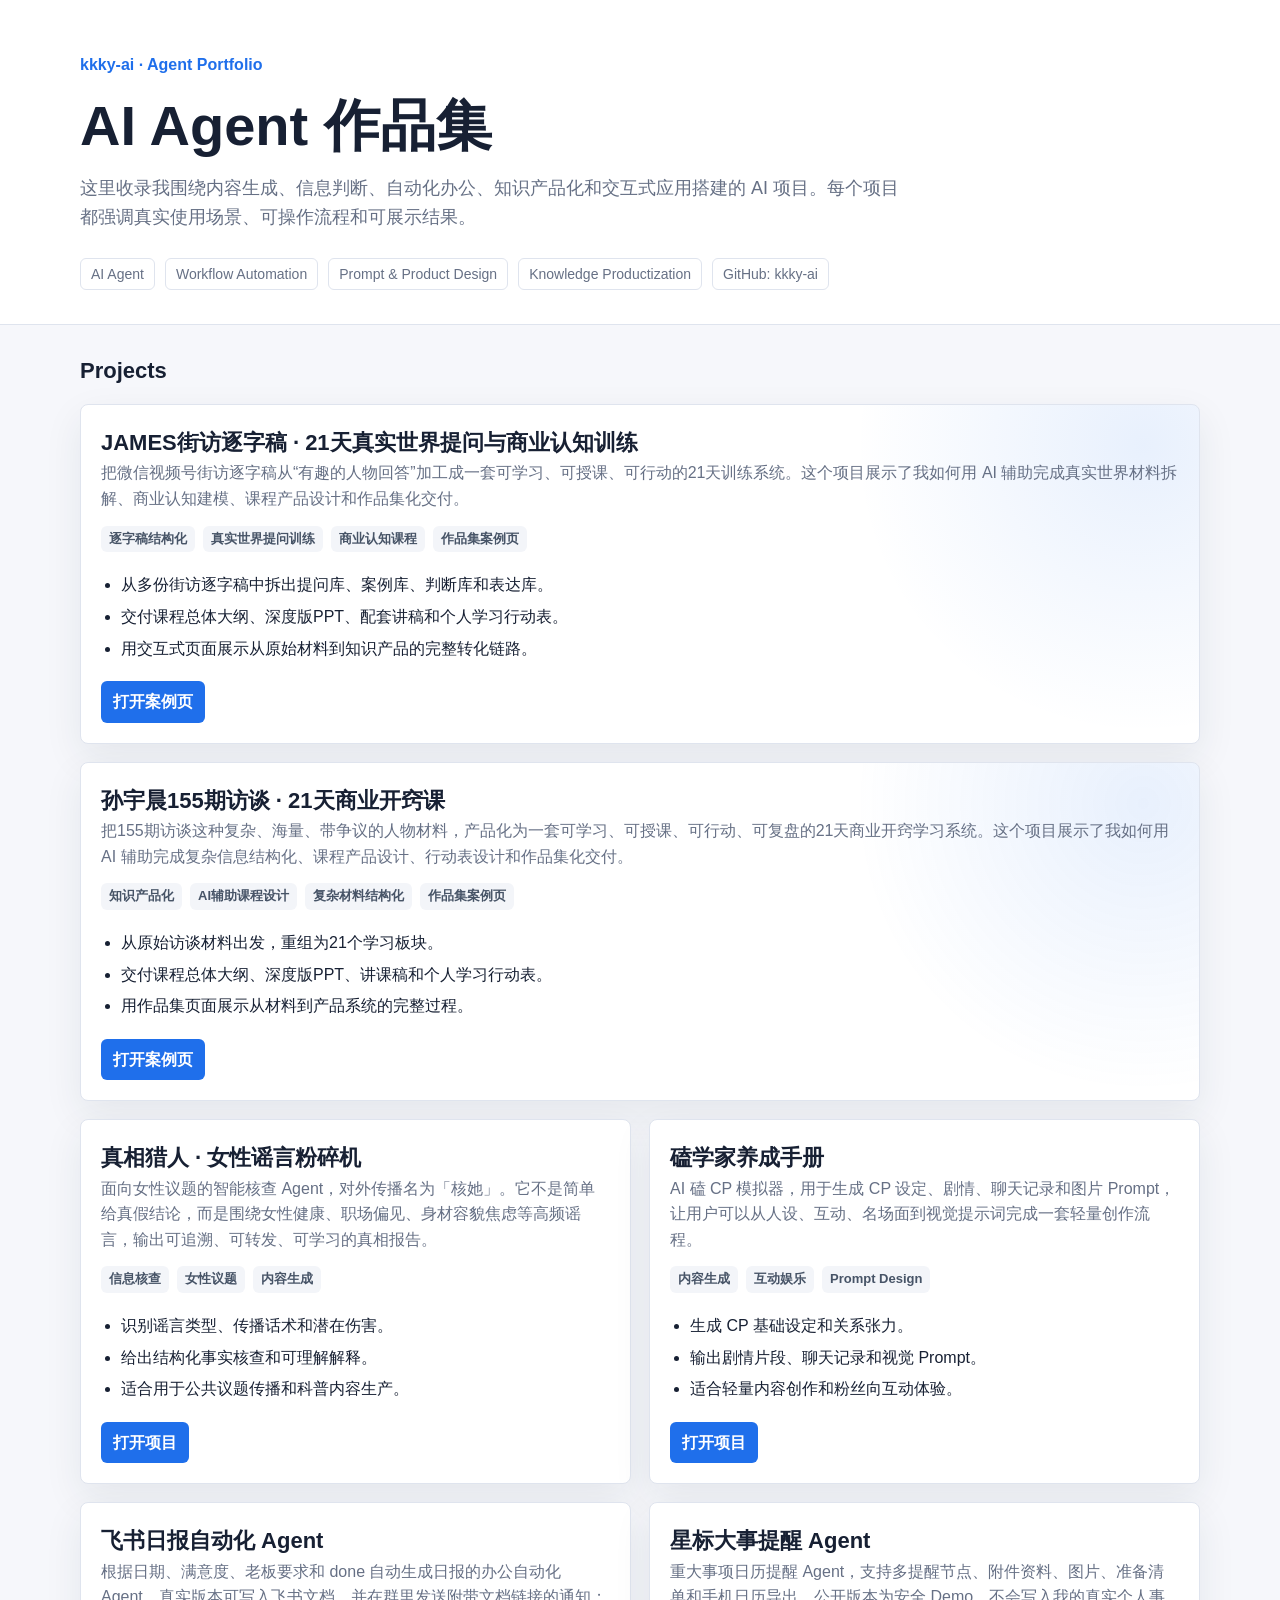
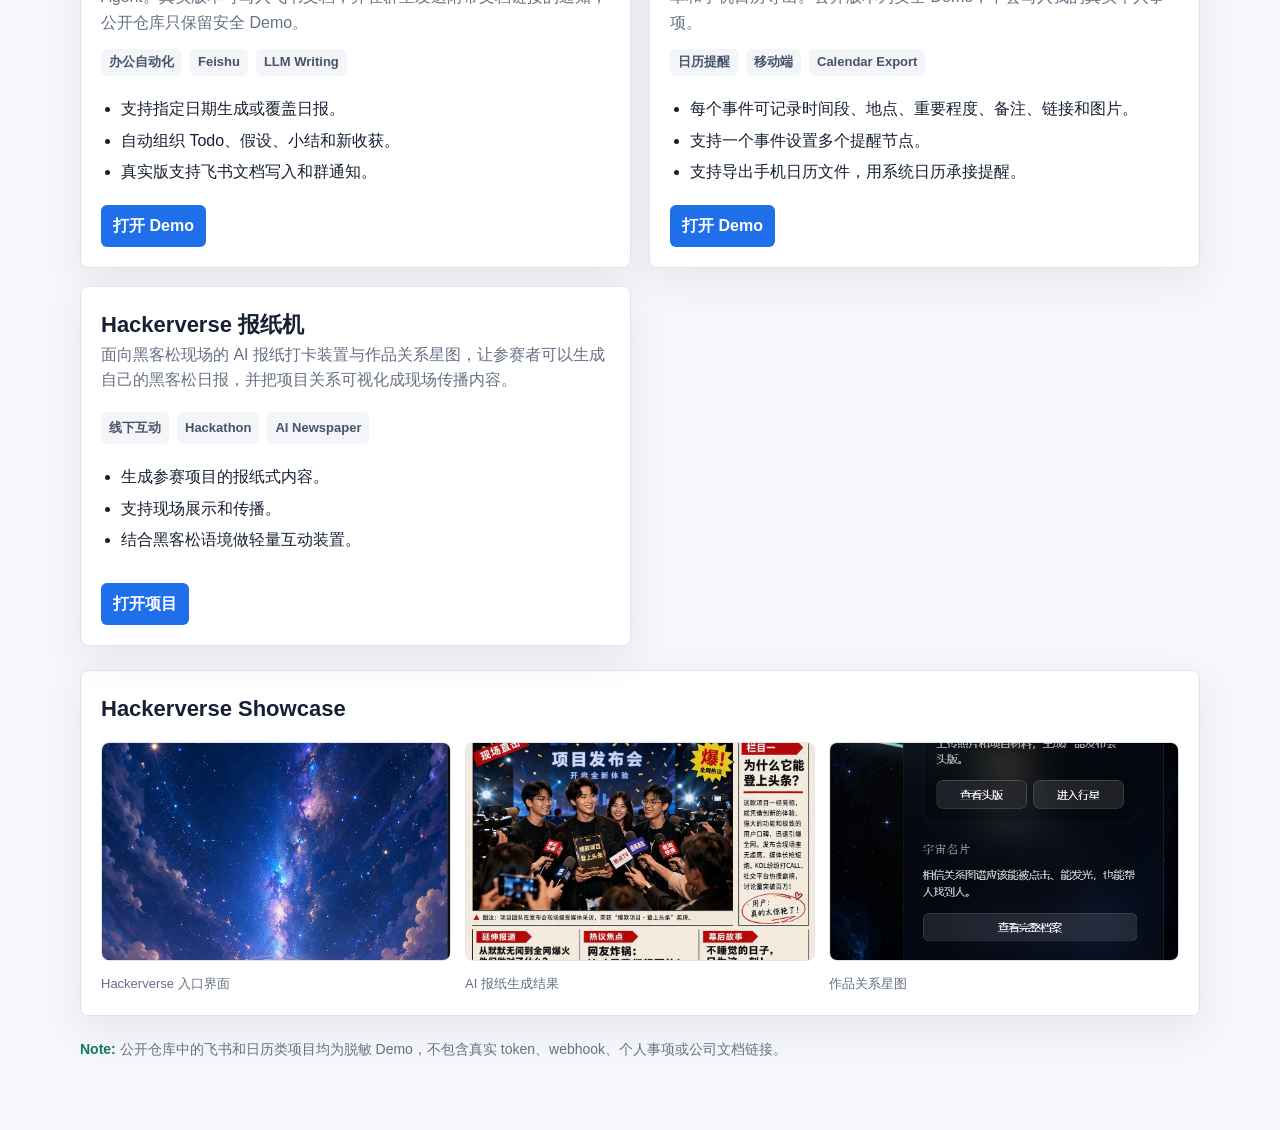
<file: index.html>
<!doctype html>
<html lang="zh-CN">
<head>
  <meta charset="utf-8" />
  <meta name="viewport" content="width=device-width, initial-scale=1" />
  <title>kkky-ai Agent Portfolio</title>
  <style>
    :root {
      --bg: #f6f7fb;
      --panel: #ffffff;
      --ink: #172033;
      --muted: #667085;
      --line: #dfe4ee;
      --accent: #1f6feb;
      --accent-soft: #eaf2ff;
      --green: #13795b;
      --shadow: 0 14px 38px rgba(31, 45, 70, 0.08);
      font-family: Inter, "Segoe UI", "Microsoft YaHei", Arial, sans-serif;
    }

    * { box-sizing: border-box; }

    body {
      margin: 0;
      color: var(--ink);
      background: var(--bg);
      line-height: 1.6;
    }

    header {
      background: #fff;
      border-bottom: 1px solid var(--line);
    }

    .wrap {
      width: min(1120px, calc(100% - 40px));
      margin: 0 auto;
    }

    .hero {
      padding: 52px 0 34px;
      display: grid;
      gap: 18px;
    }

    .eyebrow {
      color: var(--accent);
      font-weight: 700;
      margin: 0;
    }

    h1 {
      margin: 0;
      font-size: clamp(34px, 5vw, 56px);
      line-height: 1.08;
      letter-spacing: 0;
    }

    .intro {
      max-width: 820px;
      color: var(--muted);
      font-size: 18px;
      margin: 0;
    }

    .meta {
      display: flex;
      flex-wrap: wrap;
      gap: 10px;
      margin-top: 8px;
    }

    .tag {
      display: inline-flex;
      align-items: center;
      min-height: 30px;
      padding: 4px 10px;
      border: 1px solid var(--line);
      background: var(--panel);
      border-radius: 6px;
      color: var(--muted);
      font-size: 14px;
    }

    main {
      padding: 28px 0 56px;
    }

    .section-title {
      margin: 0 0 16px;
      font-size: 22px;
    }

    .grid {
      display: grid;
      grid-template-columns: repeat(2, minmax(0, 1fr));
      gap: 18px;
    }

    .card {
      background: var(--panel);
      border: 1px solid var(--line);
      border-radius: 8px;
      box-shadow: var(--shadow);
      padding: 20px;
      display: grid;
      gap: 14px;
      min-height: 360px;
    }

    .card.featured {
      grid-column: 1 / -1;
      min-height: 0;
      background:
        radial-gradient(circle at 95% 12%, rgba(31, 111, 235, 0.10), transparent 18rem),
        #fff;
    }

    .card h2 {
      margin: 0;
      font-size: 22px;
    }

    .card p {
      margin: 0;
      color: var(--muted);
    }

    .project-meta {
      display: flex;
      flex-wrap: wrap;
      gap: 8px;
    }

    .pill {
      display: inline-flex;
      align-items: center;
      min-height: 26px;
      padding: 3px 8px;
      border-radius: 6px;
      background: #f3f5f9;
      color: #475467;
      font-size: 13px;
      font-weight: 650;
    }

    .list {
      margin: 0;
      padding-left: 20px;
      color: var(--ink);
    }

    .list li {
      margin: 6px 0;
    }

    .links {
      display: flex;
      flex-wrap: wrap;
      gap: 10px;
      margin-top: auto;
    }

    a.button {
      display: inline-flex;
      align-items: center;
      min-height: 38px;
      padding: 8px 12px;
      border-radius: 6px;
      background: var(--accent);
      color: #fff;
      text-decoration: none;
      font-weight: 650;
    }

    a.button.secondary {
      color: var(--accent);
      background: var(--accent-soft);
    }

    .note {
      margin-top: 22px;
      color: var(--muted);
      font-size: 14px;
    }

    .status {
      color: var(--green);
      font-weight: 700;
    }

    .showcase {
      margin-top: 24px;
      background: #fff;
      border: 1px solid var(--line);
      border-radius: 8px;
      box-shadow: var(--shadow);
      padding: 20px;
    }

    .showcase-grid {
      display: grid;
      grid-template-columns: repeat(3, minmax(0, 1fr));
      gap: 14px;
      margin-top: 14px;
    }

    .shot {
      margin: 0;
    }

    .shot img {
      width: 100%;
      aspect-ratio: 16 / 10;
      object-fit: cover;
      border: 1px solid var(--line);
      border-radius: 8px;
      background: #f8fafc;
    }

    .shot figcaption {
      color: var(--muted);
      font-size: 13px;
      margin-top: 6px;
    }

    @media (max-width: 820px) {
      .grid,
      .showcase-grid {
        grid-template-columns: 1fr;
      }

      .hero {
        padding-top: 36px;
      }
    }
  </style>
</head>
<body>
  <header>
    <div class="wrap hero">
      <p class="eyebrow">kkky-ai · Agent Portfolio</p>
      <h1>AI Agent 作品集</h1>
      <p class="intro">这里收录我围绕内容生成、信息判断、自动化办公、知识产品化和交互式应用搭建的 AI 项目。每个项目都强调真实使用场景、可操作流程和可展示结果。</p>
      <div class="meta">
        <span class="tag">AI Agent</span>
        <span class="tag">Workflow Automation</span>
        <span class="tag">Prompt & Product Design</span>
        <span class="tag">Knowledge Productization</span>
        <span class="tag">GitHub: kkky-ai</span>
      </div>
    </div>
  </header>

  <main>
    <div class="wrap">
      <h2 class="section-title">Projects</h2>
      <section class="grid">
        <article class="card featured">
          <div>
            <h2>JAMES街访逐字稿 · 21天真实世界提问与商业认知训练</h2>
            <p>把微信视频号街访逐字稿从“有趣的人物回答”加工成一套可学习、可授课、可行动的21天训练系统。这个项目展示了我如何用 AI 辅助完成真实世界材料拆解、商业认知建模、课程产品设计和作品集化交付。</p>
          </div>
          <div class="project-meta">
            <span class="pill">逐字稿结构化</span>
            <span class="pill">真实世界提问训练</span>
            <span class="pill">商业认知课程</span>
            <span class="pill">作品集案例页</span>
          </div>
          <ul class="list">
            <li>从多份街访逐字稿中拆出提问库、案例库、判断库和表达库。</li>
            <li>交付课程总体大纲、深度版PPT、配套讲稿和个人学习行动表。</li>
            <li>用交互式页面展示从原始材料到知识产品的完整转化链路。</li>
          </ul>
          <div class="links">
            <a class="button" href="./james-street-interview-course/">打开案例页</a>
          </div>
        </article>

        <article class="card featured">
          <div>
            <h2>孙宇晨155期访谈 · 21天商业开窍课</h2>
            <p>把155期访谈这种复杂、海量、带争议的人物材料，产品化为一套可学习、可授课、可行动、可复盘的21天商业开窍学习系统。这个项目展示了我如何用 AI 辅助完成复杂信息结构化、课程产品设计、行动表设计和作品集化交付。</p>
          </div>
          <div class="project-meta">
            <span class="pill">知识产品化</span>
            <span class="pill">AI辅助课程设计</span>
            <span class="pill">复杂材料结构化</span>
            <span class="pill">作品集案例页</span>
          </div>
          <ul class="list">
            <li>从原始访谈材料出发，重组为21个学习板块。</li>
            <li>交付课程总体大纲、深度版PPT、讲课稿和个人学习行动表。</li>
            <li>用作品集页面展示从材料到产品系统的完整过程。</li>
          </ul>
          <div class="links">
            <a class="button" href="./sun-yuchen-course/">打开案例页</a>
          </div>
        </article>

        <article class="card">
          <div>
            <h2>真相猎人 · 女性谣言粉碎机</h2>
            <p>面向女性议题的智能核查 Agent，对外传播名为「核她」。它不是简单给真假结论，而是围绕女性健康、职场偏见、身材容貌焦虑等高频谣言，输出可追溯、可转发、可学习的真相报告。</p>
          </div>
          <div class="project-meta">
            <span class="pill">信息核查</span>
            <span class="pill">女性议题</span>
            <span class="pill">内容生成</span>
          </div>
          <ul class="list">
            <li>识别谣言类型、传播话术和潜在伤害。</li>
            <li>给出结构化事实核查和可理解解释。</li>
            <li>适合用于公共议题传播和科普内容生产。</li>
          </ul>
          <div class="links">
            <a class="button" href="https://p6z55c4yv.zhaomi.cn/">打开项目</a>
          </div>
        </article>

        <article class="card">
          <div>
            <h2>磕学家养成手册</h2>
            <p>AI 磕 CP 模拟器，用于生成 CP 设定、剧情、聊天记录和图片 Prompt，让用户可以从人设、互动、名场面到视觉提示词完成一套轻量创作流程。</p>
          </div>
          <div class="project-meta">
            <span class="pill">内容生成</span>
            <span class="pill">互动娱乐</span>
            <span class="pill">Prompt Design</span>
          </div>
          <ul class="list">
            <li>生成 CP 基础设定和关系张力。</li>
            <li>输出剧情片段、聊天记录和视觉 Prompt。</li>
            <li>适合轻量内容创作和粉丝向互动体验。</li>
          </ul>
          <div class="links">
            <a class="button" href="https://app-c646jovqbgu9.appmiaoda.com/home">打开项目</a>
          </div>
        </article>

        <article class="card">
          <div>
            <h2>飞书日报自动化 Agent</h2>
            <p>根据日期、满意度、老板要求和 done 自动生成日报的办公自动化 Agent。真实版本可写入飞书文档，并在群里发送附带文档链接的通知；公开仓库只保留安全 Demo。</p>
          </div>
          <div class="project-meta">
            <span class="pill">办公自动化</span>
            <span class="pill">Feishu</span>
            <span class="pill">LLM Writing</span>
          </div>
          <ul class="list">
            <li>支持指定日期生成或覆盖日报。</li>
            <li>自动组织 Todo、假设、小结和新收获。</li>
            <li>真实版支持飞书文档写入和群通知。</li>
          </ul>
          <div class="links">
            <a class="button" href="./daily-report-demo/">打开 Demo</a>
          </div>
        </article>

        <article class="card">
          <div>
            <h2>星标大事提醒 Agent</h2>
            <p>重大事项日历提醒 Agent，支持多提醒节点、附件资料、图片、准备清单和手机日历导出。公开版本为安全 Demo，不会写入我的真实个人事项。</p>
          </div>
          <div class="project-meta">
            <span class="pill">日历提醒</span>
            <span class="pill">移动端</span>
            <span class="pill">Calendar Export</span>
          </div>
          <ul class="list">
            <li>每个事件可记录时间段、地点、重要程度、备注、链接和图片。</li>
            <li>支持一个事件设置多个提醒节点。</li>
            <li>支持导出手机日历文件，用系统日历承接提醒。</li>
          </ul>
          <div class="links">
            <a class="button" href="./star-event-demo/">打开 Demo</a>
          </div>
        </article>

        <article class="card">
          <div>
            <h2>Hackerverse 报纸机</h2>
            <p>面向黑客松现场的 AI 报纸打卡装置与作品关系星图，让参赛者可以生成自己的黑客松日报，并把项目关系可视化成现场传播内容。</p>
          </div>
          <div class="project-meta">
            <span class="pill">线下互动</span>
            <span class="pill">Hackathon</span>
            <span class="pill">AI Newspaper</span>
          </div>
          <ul class="list">
            <li>生成参赛项目的报纸式内容。</li>
            <li>支持现场展示和传播。</li>
            <li>结合黑客松语境做轻量互动装置。</li>
          </ul>
          <div class="links">
            <a class="button" href="https://hackathon-03.onrender.com/generate">打开项目</a>
          </div>
        </article>
      </section>

      <section class="showcase">
        <h2 class="section-title">Hackerverse Showcase</h2>
        <div class="showcase-grid">
          <figure class="shot">
            <img src="./assets/hackerverse-home.png" alt="Hackerverse home screen" />
            <figcaption>Hackerverse 入口界面</figcaption>
          </figure>
          <figure class="shot">
            <img src="./assets/hackerverse-newspaper.jpg" alt="Generated hackathon newspaper" />
            <figcaption>AI 报纸生成结果</figcaption>
          </figure>
          <figure class="shot">
            <img src="./assets/hackerverse-universe.png" alt="Project universe visualization" />
            <figcaption>作品关系星图</figcaption>
          </figure>
        </div>
      </section>

      <p class="note"><span class="status">Note:</span> 公开仓库中的飞书和日历类项目均为脱敏 Demo，不包含真实 token、webhook、个人事项或公司文档链接。</p>
    </div>
  </main>
</body>
</html>
</file>
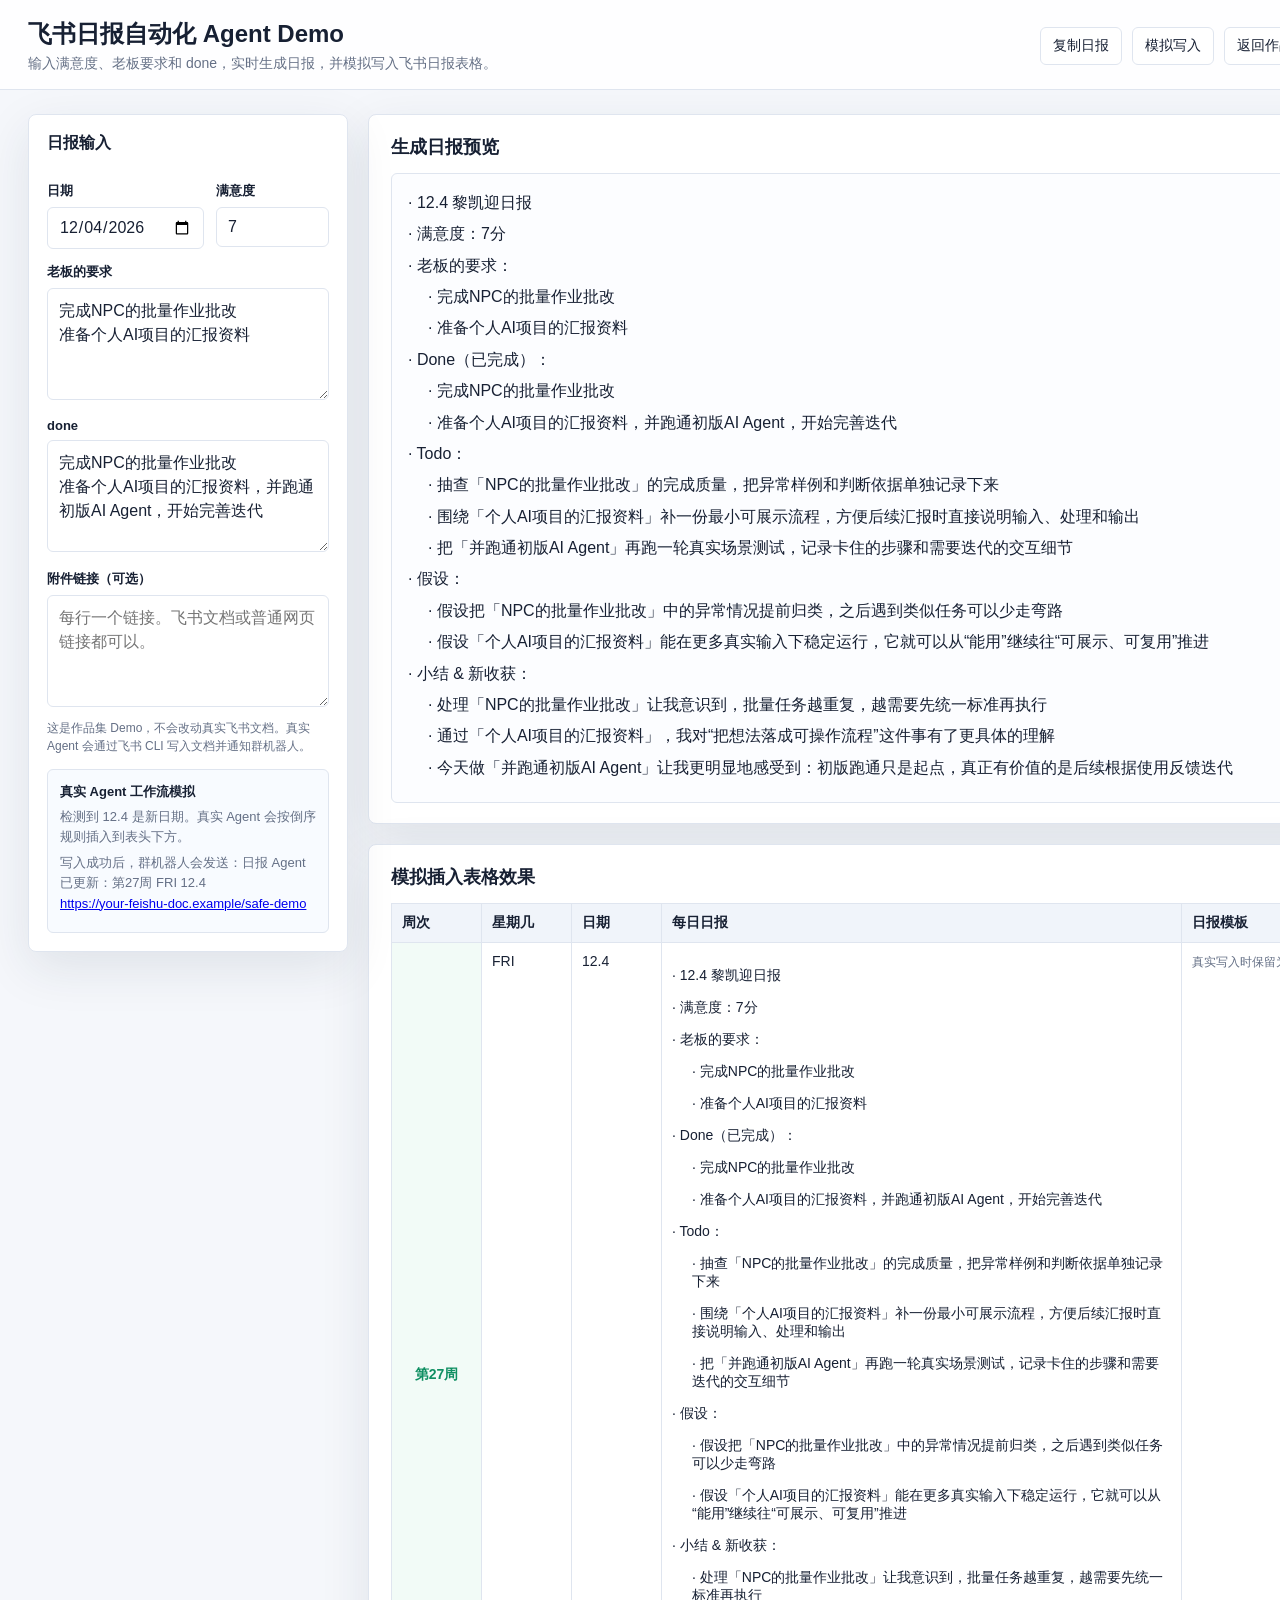
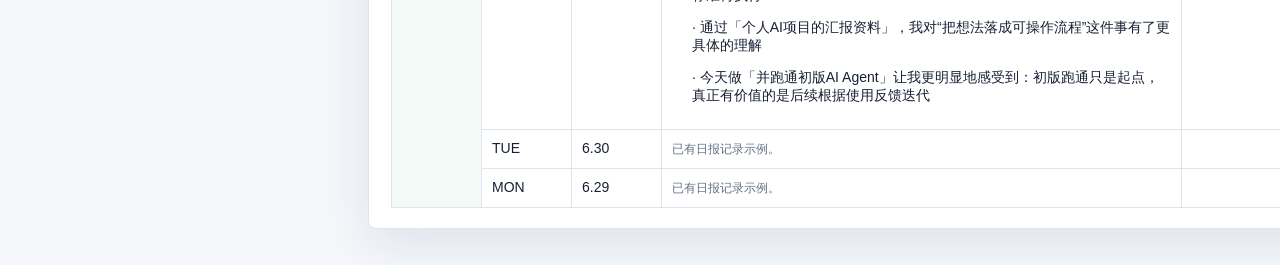
<file: daily-report-demo/index.html>
<!doctype html>
<html lang="zh-CN">
<head>
  <meta charset="utf-8" />
  <meta name="viewport" content="width=device-width, initial-scale=1" />
  <title>飞书日报自动化 Agent Demo</title>
  <style>
    :root {
      color-scheme: light;
      --bg: #f5f7fb;
      --panel: #ffffff;
      --ink: #172033;
      --muted: #657086;
      --line: #dfe5ef;
      --blue: #2364db;
      --blue-soft: #eaf1ff;
      --green: #0f8f62;
      --yellow: #fff7df;
      --yellow-line: #f1ce75;
      --shadow: 0 16px 50px rgba(31, 45, 70, 0.10);
      --radius: 8px;
      font-family: Inter, "Segoe UI", "Microsoft YaHei", Arial, sans-serif;
    }

    * { box-sizing: border-box; }

    body {
      margin: 0;
      background: var(--bg);
      color: var(--ink);
    }

    .app {
      min-height: 100vh;
      display: grid;
      grid-template-rows: auto 1fr;
    }

    header {
      padding: 20px 28px 16px;
      border-bottom: 1px solid var(--line);
      background: rgba(255, 255, 255, 0.86);
      backdrop-filter: blur(12px);
      position: sticky;
      top: 0;
      z-index: 2;
    }

    .topbar {
      max-width: 1440px;
      margin: 0 auto;
      display: flex;
      justify-content: space-between;
      align-items: center;
      gap: 16px;
    }

    h1 {
      margin: 0;
      font-size: 24px;
      line-height: 1.2;
      letter-spacing: 0;
    }

    .subtitle {
      margin: 6px 0 0;
      color: var(--muted);
      font-size: 14px;
    }

    .actions {
      display: flex;
      gap: 10px;
      flex-wrap: wrap;
      justify-content: flex-end;
    }

    button, a.button {
      min-height: 38px;
      border: 1px solid var(--line);
      background: #fff;
      color: var(--ink);
      padding: 8px 12px;
      border-radius: 6px;
      font-size: 14px;
      cursor: pointer;
      text-decoration: none;
      display: inline-flex;
      align-items: center;
      gap: 8px;
      white-space: nowrap;
    }

    button.primary {
      background: var(--blue);
      border-color: var(--blue);
      color: #fff;
    }

    main {
      width: 100%;
      max-width: 1440px;
      margin: 0 auto;
      padding: 24px 28px 36px;
      display: grid;
      grid-template-columns: minmax(320px, 420px) 1fr;
      gap: 20px;
      align-items: start;
    }

    .panel {
      background: var(--panel);
      border: 1px solid var(--line);
      border-radius: var(--radius);
      box-shadow: var(--shadow);
    }

    .form {
      padding: 18px;
      position: sticky;
      top: 96px;
    }

    .section-title {
      margin: 0 0 14px;
      font-size: 16px;
      font-weight: 700;
    }

    label {
      display: block;
      font-size: 13px;
      font-weight: 650;
      margin: 14px 0 7px;
    }

    input, textarea {
      width: 100%;
      border: 1px solid var(--line);
      border-radius: 6px;
      padding: 10px 11px;
      font: inherit;
      color: var(--ink);
      background: #fff;
      outline: none;
    }

    input:focus, textarea:focus {
      border-color: var(--blue);
      box-shadow: 0 0 0 3px var(--blue-soft);
    }

    textarea {
      min-height: 112px;
      resize: vertical;
      line-height: 1.5;
    }

    .row {
      display: grid;
      grid-template-columns: 1fr 1fr;
      gap: 12px;
    }

    .hint {
      color: var(--muted);
      font-size: 12px;
      line-height: 1.5;
      margin-top: 8px;
    }

    .workflow {
      margin-top: 14px;
      border: 1px solid var(--line);
      border-radius: 6px;
      background: #f8fbff;
      padding: 12px;
      font-size: 13px;
      line-height: 1.55;
    }

    .workflow strong {
      display: block;
      margin-bottom: 5px;
      color: var(--ink);
    }

    .workflow p {
      margin: 0 0 6px;
      color: var(--muted);
    }

    .workflow .success {
      color: var(--green);
      font-weight: 700;
    }

    .output {
      display: grid;
      gap: 20px;
    }

    .preview {
      padding: 20px 22px;
    }

    .preview h2 {
      margin: 0 0 14px;
      font-size: 18px;
    }

    .report {
      border: 1px solid var(--line);
      border-radius: 6px;
      padding: 16px;
      background: #fcfdff;
      line-height: 1.65;
      min-height: 360px;
    }

    .report p {
      margin: 0 0 5px;
    }

    .indent {
      padding-left: 20px;
    }

    .callout {
      margin-top: 12px;
      padding: 12px 14px;
      border: 1px solid var(--yellow-line);
      background: var(--yellow);
      border-radius: 6px;
    }

    .callout-title {
      font-weight: 700;
      margin-bottom: 5px;
    }

    .callout a {
      color: var(--blue);
      word-break: break-all;
    }

    .table-wrap {
      overflow: auto;
    }

    table {
      width: 100%;
      min-width: 820px;
      border-collapse: collapse;
      table-layout: fixed;
      font-size: 14px;
    }

    col:nth-child(1), col:nth-child(2), col:nth-child(3) { width: 90px; }
    col:nth-child(4) { width: 520px; }
    col:nth-child(5) { width: 260px; }

    th, td {
      border: 1px solid var(--line);
      padding: 10px;
      vertical-align: top;
      background: #fff;
    }

    th {
      background: #f0f4fa;
      text-align: left;
      font-weight: 700;
    }

    td.week {
      vertical-align: middle;
      text-align: center;
      font-weight: 700;
      color: var(--green);
      background: #f2fbf7;
    }

    .small {
      color: var(--muted);
      font-size: 12px;
      line-height: 1.5;
    }

    .toast {
      position: fixed;
      right: 24px;
      bottom: 24px;
      background: #172033;
      color: #fff;
      padding: 10px 12px;
      border-radius: 6px;
      opacity: 0;
      transform: translateY(8px);
      transition: 160ms ease;
      pointer-events: none;
      font-size: 14px;
    }

    .toast.show {
      opacity: 1;
      transform: translateY(0);
    }

    @media (max-width: 980px) {
      main {
        grid-template-columns: 1fr;
      }

      .form {
        position: static;
      }

      .topbar {
        align-items: flex-start;
        flex-direction: column;
      }

      .actions {
        justify-content: flex-start;
      }
    }
  </style>
</head>
<body>
  <div class="app">
    <header>
      <div class="topbar">
        <div>
          <h1>飞书日报自动化 Agent Demo</h1>
          <p class="subtitle">输入满意度、老板要求和 done，实时生成日报，并模拟写入飞书日报表格。</p>
        </div>
        <div class="actions">
          <button id="copyBtn">复制日报</button>
          <button id="simulateBtn">模拟写入</button>
          <a class="button" href="../" target="_blank" rel="noreferrer">返回作品集</a>
          <button class="primary" id="sampleBtn">填入示例</button>
        </div>
      </div>
    </header>

    <main>
      <section class="panel form">
        <h2 class="section-title">日报输入</h2>
        <div class="row">
          <div>
            <label for="date">日期</label>
            <input id="date" type="date" />
          </div>
          <div>
            <label for="score">满意度</label>
            <input id="score" type="number" min="1" max="10" step="0.5" value="7" />
          </div>
        </div>

        <label for="requirements">老板的要求</label>
        <textarea id="requirements">完成NPC的批量作业批改
准备个人AI项目的汇报资料</textarea>

        <label for="done">done</label>
        <textarea id="done">完成NPC的批量作业批改
准备个人AI项目的汇报资料，并跑通初版AI Agent，开始完善迭代</textarea>

        <label for="links">附件链接（可选）</label>
        <textarea id="links" placeholder="每行一个链接。飞书文档或普通网页链接都可以。"></textarea>

        <p class="hint">这是作品集 Demo，不会改动真实飞书文档。真实 Agent 会通过飞书 CLI 写入文档并通知群机器人。</p>
        <div class="workflow">
          <strong>真实 Agent 工作流模拟</strong>
          <p id="workflowStatus">选择日期后，Agent 会判断是新增日报，还是覆盖已有日报。</p>
          <p id="notifyStatus">写入成功后会在飞书群里发通知，并附上可实时查看的文档链接。</p>
        </div>
      </section>

      <section class="output">
        <section class="panel preview">
          <h2>生成日报预览</h2>
          <div id="report" class="report"></div>
        </section>

        <section class="panel preview">
          <h2>模拟插入表格效果</h2>
          <div class="table-wrap">
            <table>
              <colgroup>
                <col><col><col><col><col>
              </colgroup>
              <thead>
                <tr>
                  <th>周次</th>
                  <th>星期几</th>
                  <th>日期</th>
                  <th>每日日报</th>
                  <th>日报模板</th>
                </tr>
              </thead>
              <tbody>
                <tr>
                  <td id="weekCell" class="week" rowspan="3">第五周</td>
                  <td id="weekdayCell">WED</td>
                  <td id="dateCell">7.1</td>
                  <td id="tableReport"></td>
                  <td class="small">真实写入时保留为空或沿用模板列。</td>
                </tr>
                <tr>
                  <td>TUE</td>
                  <td>6.30</td>
                  <td class="small">已有日报记录示例。</td>
                  <td></td>
                </tr>
                <tr>
                  <td>MON</td>
                  <td>6.29</td>
                  <td class="small">已有日报记录示例。</td>
                  <td></td>
                </tr>
              </tbody>
            </table>
          </div>
        </section>
      </section>
    </main>
  </div>

  <div id="toast" class="toast">已复制</div>

  <script>
    const $ = (id) => document.getElementById(id);
    const baseMonday = new Date(2026, 5, 29);
    const baseWeek = 5;
    const demoDocLink = "https://your-feishu-doc.example/safe-demo";
    const existingDemoDates = new Set(["2026-07-01", "2026-07-02"]);

    function todayInputValue() {
      const now = new Date();
      const year = now.getFullYear();
      const month = String(now.getMonth() + 1).padStart(2, "0");
      const day = String(now.getDate()).padStart(2, "0");
      return `${year}-${month}-${day}`;
    }

    function parseDate(value) {
      const [year, month, day] = value.split("-").map(Number);
      return new Date(year, month - 1, day);
    }

    function dayDiff(a, b) {
      const left = Date.UTC(a.getFullYear(), a.getMonth(), a.getDate());
      const right = Date.UTC(b.getFullYear(), b.getMonth(), b.getDate());
      return Math.floor((right - left) / 86400000);
    }

    function cnWeek(num) {
      const map = ["零", "一", "二", "三", "四", "五", "六", "七", "八", "九", "十"];
      if (num <= 10) return `第${map[num]}周`;
      if (num < 20) return `第十${map[num - 10]}周`;
      return `第${num}周`;
    }

    function meta(date) {
      const day = date.getDay();
      const names = ["SUN", "MON", "TUE", "WED", "THU", "FRI", "SAT"];
      const weekNum = baseWeek + Math.floor(dayDiff(baseMonday, date) / 7);
      return {
        weekday: names[day],
        dateText: `${date.getMonth() + 1}.${date.getDate()}`,
        weekText: cnWeek(weekNum),
        weekend: day === 0 || day === 6
      };
    }

    function lines(value) {
      return value
        .split(/\n|；|;/)
        .map((item) => item.trim())
        .filter(Boolean);
    }

    function linkLines() {
      const urlRegex = /https?:\/\/[^\s<>"'。 ，；；)）]+/g;
      const fromText = `${$("requirements").value}\n${$("done").value}\n${$("links").value}`;
      return [...new Set(fromText.match(urlRegex) || [])];
    }

    function renderBullets(items) {
      return items.map((item) => `<p class="indent">· ${escapeHtml(item.replace(/^[-·•\d.\s]+/, ""))}</p>`).join("");
    }

    function unique(items) {
      return [...new Set(items.filter(Boolean))];
    }

    function cleanTask(line) {
      return String(line || "")
        .replace(/https?:\/\/\S+/g, "")
        .replace(/^[-·•\d.\s]+/, "")
        .replace(/^(完成|准备|整理|搭建|跑通|优化|完善|推进|产出|梳理|修改|更新|测试|验证|对接)/, "")
        .trim()
        .replace(/[，。；;,.]+$/, "");
    }

    function splitTaskParts(item) {
      return unique(String(item || "")
        .replace(/https?:\/\/\S+/g, "")
        .split(/\r?\n|[，,；;。]|并且|同时|以及|开始/)
        .map((part) => cleanTask(part))
        .filter((part) => part.length >= 2));
    }

    function taskParts(items) {
      return unique(items.flatMap((item) => splitTaskParts(item)));
    }

    function shortText(value, maxLength = 28) {
      const text = cleanTask(value);
      if (text.length <= maxLength) return text;
      return `${text.slice(0, maxLength)}...`;
    }

    function coverageScore(left, right) {
      const a = cleanTask(left);
      const b = cleanTask(right);
      if (!a || !b) return 0;
      if (a.includes(b) || b.includes(a)) return 1;
      const ignore = new Set(["的", "了", "和", "与", "及", "并", "把", "将", "为", "对", "在", "中"]);
      const chars = unique([...a].filter((char) => !ignore.has(char) && /\S/.test(char)));
      if (!chars.length) return 0;
      const hits = chars.filter((char) => b.includes(char)).length;
      return hits / chars.length;
    }

    function bestMatch(requirement, doneParts) {
      const req = cleanTask(requirement);
      let best = { task: "", score: 0 };
      for (const done of doneParts) {
        const score = coverageScore(req, done);
        if (score > best.score) best = { task: done, score };
      }
      return best;
    }

    function hashText(text) {
      let hash = 0;
      for (const char of String(text)) {
        hash = ((hash << 5) - hash + char.charCodeAt(0)) | 0;
      }
      return Math.abs(hash);
    }

    function pick(options, seed, offset = 0) {
      return options[(hashText(seed) + offset) % options.length];
    }

    function quoteTask(task) {
      return `「${shortText(task)}」`;
    }

    function taskMood(task) {
      const text = String(task);
      if (/跑通|搭建|实现|开发|Agent|agent|AI|系统|自动化/.test(text)) return "prototype";
      if (/汇报|资料|文档|手册|方案|PPT|总结/.test(text)) return "presentation";
      if (/批改|审核|检查|校对|整理|统计/.test(text)) return "operation";
      if (/反馈|访谈|调研|用户|竞品/.test(text)) return "research";
      return "general";
    }

    function nextAction(task, state) {
      const q = quoteTask(task);
      const mood = taskMood(task);
      const options = {
        prototype: [
          `把${q}再跑一轮真实场景测试，记录卡住的步骤和需要迭代的交互细节`,
          `围绕${q}补一份最小可展示流程，方便后续汇报时直接说明输入、处理和输出`,
          `继续验证${q}的稳定性，把能复用的步骤整理成清单`
        ],
        presentation: [
          `把${q}的材料按“目标-过程-结果-下一步”重新收一遍，让汇报重点更集中`,
          `补齐${q}里的案例、截图或结果说明，避免展示时只有过程没有成果`,
          `检查${q}的表达顺序，把最能体现产出的部分提前`
        ],
        operation: [
          `复盘${q}的处理标准，整理容易出错的情况，减少后续重复确认`,
          `抽查${q}的完成质量，把异常样例和判断依据单独记录下来`,
          `把${q}沉淀成可复用流程，下一次同类任务可以直接套用检查清单`
        ],
        research: [
          `继续补充${q}的样本和结论，把零散信息整理成可判断的依据`,
          `对${q}做一次横向对比，提炼最影响后续决策的发现`,
          `把${q}里的关键发现转成下一步可执行动作`
        ],
        general: [
          `继续推进${q}，把今天已经明确的部分转成可交付结果`,
          `复盘${q}的完成情况，补齐还缺的材料、反馈或验证记录`,
          `把${q}拆成更小的后续动作，优先处理最影响进度的一项`
        ]
      };
      return pick(options[mood], `${state}:${task}`);
    }

    function assumptionFor(task, state) {
      const q = quoteTask(task);
      const mood = taskMood(task);
      const options = {
        prototype: [
          `假设${q}能在更多真实输入下稳定运行，它就可以从“能用”继续往“可展示、可复用”推进`,
          `假设继续用实际场景压测${q}，下一版最该优化的地方会更快暴露出来`
        ],
        presentation: [
          `假设${q}的结构更清楚，老板理解项目价值和后续计划的成本会明显降低`,
          `假设把${q}和实际成果绑定起来，汇报时会比单纯描述过程更有说服力`
        ],
        operation: [
          `假设${q}的标准被记录清楚，后续批量处理时会更稳定，也更容易交接`,
          `假设把${q}中的异常情况提前归类，之后遇到类似任务可以少走弯路`
        ],
        research: [
          `假设${q}继续扩大样本，结论会更可靠，也更能支撑下一步判断`,
          `假设把${q}转成明确判断依据，后续方案选择会更稳`
        ],
        general: [
          `假设${q}继续按今天的节奏推进，后续交付会更完整`,
          `假设把${q}的过程及时记录下来，下次处理类似任务会更快进入状态`
        ]
      };
      return pick(options[mood], `${state}:${task}`, 1);
    }

    function learningFor(task, state) {
      const q = quoteTask(task);
      const mood = taskMood(task);
      const options = {
        prototype: [
          `今天做${q}让我更明显地感受到：初版跑通只是起点，真正有价值的是后续根据使用反馈迭代`,
          `通过${q}，我对“把想法落成可操作流程”这件事有了更具体的理解`
        ],
        presentation: [
          `整理${q}时发现，汇报材料不能只写做了什么，还要把为什么做、做到哪里讲清楚`,
          `通过${q}，我更清楚地意识到表达顺序会直接影响别人理解成果的速度`
        ],
        operation: [
          `处理${q}让我意识到，批量任务越重复，越需要先统一标准再执行`,
          `通过${q}，我对流程化处理和质量抽查的重要性有了更具体的体感`
        ],
        research: [
          `做${q}让我意识到，调研不是堆信息，而是要把信息整理成能支持判断的结论`,
          `通过${q}，我更清楚地看到从现象到结论之间需要补足证据链`
        ],
        general: [
          `推进${q}让我更清楚，任务完成后及时复盘会让下一步更好接上`,
          `通过${q}，我学会把零散动作和最终交付结果对齐起来看`
        ]
      };
      return pick(options[mood], `${state}:${task}`, 2);
    }

    function relationTodo(req, done, score) {
      const reqText = quoteTask(req);
      const doneText = quoteTask(done || req);
      if (score >= 0.55 && done && cleanTask(req) !== cleanTask(done)) {
        return `把${doneText}对照老板要求里的${reqText}再检查一遍，补充缺失的结果说明和可交付材料`;
      }
      if (score >= 0.55) {
        return nextAction(req, "covered-relation");
      }
      return `老板要求里的${reqText}还没有在 done 中完全体现，下一步优先补齐这部分并形成明确产出`;
    }

    function relationAssumption(req, done, score) {
      const reqText = quoteTask(req);
      const doneText = quoteTask(done || req);
      if (score >= 0.55 && done && cleanTask(req) !== cleanTask(done)) {
        return `假设${doneText}能继续贴合${reqText}的目标，今天的成果就能更顺畅地转成可汇报内容`;
      }
      if (score >= 0.55) {
        return assumptionFor(req, "covered-relation");
      }
      return `假设先把${reqText}补到可交付状态，再复盘今天已完成的部分，整体日报会更完整`;
    }

    function relationLearning(req, done, score) {
      const reqText = quoteTask(req);
      const doneText = quoteTask(done || req);
      if (score >= 0.55 && done && cleanTask(req) !== cleanTask(done)) {
        return `今天从${reqText}推进到${doneText}，让我更清楚地看到：日报要写出“要求”和“实际产出”之间的对应关系`;
      }
      if (score >= 0.55) {
        return learningFor(req, "covered-relation");
      }
      return `今天也提醒我，像${reqText}这种尚未完全覆盖的任务，需要更早拆出下一步动作`;
    }

    function smartSections(req, done) {
      const doneParts = taskParts(done);
      const reqClean = req.map((item) => cleanTask(item)).filter(Boolean);
      const matched = reqClean.map((item) => ({ req: item, match: bestMatch(item, doneParts) }));
      const pendingReqs = matched.filter((item) => item.match.score < 0.55).map((item) => item.req);
      const coveredReqs = matched.filter((item) => item.match.score >= 0.55).map((item) => item.req);
      const extraParts = doneParts.filter((donePart) => !reqClean.some((item) => coverageScore(item, donePart) >= 0.55));
      const mainDone = doneParts[0] || done[0] || reqClean[0] || "今日任务";
      const focus = pendingReqs[0] || extraParts[0] || coveredReqs[0] || mainDone;
      const todos = [];
      const assumptions = [];
      const summary = [];

      matched.slice(0, 2).forEach(({ req, match }) => {
        todos.push(relationTodo(req, match.task, match.score));
      });

      pendingReqs.slice(0, 2).forEach((task) => {
        if (todos.length < 3) todos.push(nextAction(task, "pending"));
      });

      extraParts.slice(0, 2).forEach((task) => {
        if (todos.length < 3) todos.push(nextAction(task, "extra"));
      });

      if (todos.length < 2) {
        coveredReqs.slice(0, 2 - todos.length).forEach((task) => {
          todos.push(nextAction(task, "covered"));
        });
      }

      if (!todos.length) {
        todos.push(nextAction(focus, "fallback"));
      }

      matched.slice(0, 2).forEach(({ req, match }) => {
        assumptions.push(relationAssumption(req, match.task, match.score));
        summary.push(relationLearning(req, match.task, match.score));
      });

      [focus, extraParts[0], coveredReqs[0], pendingReqs[0]].filter(Boolean).slice(0, 3).forEach((task, index) => {
        if (assumptions.length < 2) assumptions.push(assumptionFor(task, `assumption-${index}`));
        if (summary.length < 3) summary.push(learningFor(task, `learning-${index}`));
      });

      return {
        todos: unique(todos).slice(0, 3),
        assumptions: unique(assumptions).slice(0, 2),
        summary: unique(summary).slice(0, 3)
      };
    }

    function escapeHtml(value) {
      return String(value)
        .replace(/&/g, "&amp;")
        .replace(/</g, "&lt;")
        .replace(/>/g, "&gt;")
        .replace(/"/g, "&quot;");
    }

    function reportHtml() {
      const date = parseDate($("date").value);
      const info = meta(date);
      const req = lines($("requirements").value);
      const done = lines($("done").value);
      const generated = smartSections(req, done);
      const links = linkLines();
      const attachment = links.length ? `
        <div class="callout">
          <div class="callout-title">📎 附件：</div>
          ${links.map((link) => `<p><a href="${escapeHtml(link)}" target="_blank" rel="noreferrer">${escapeHtml(link)}</a></p>`).join("")}
        </div>
      ` : "";

      if (info.weekend) {
        return `<p>周六、周日按规则跳过，不生成日报。</p>`;
      }

      return `
        <p>· ${info.dateText} 黎凯迎日报</p>
        <p>· 满意度：${escapeHtml($("score").value)}分</p>
        <p>· 老板的要求：</p>
        ${renderBullets(req)}
        <p>· Done（已完成）：</p>
        ${renderBullets(done)}
        <p>· Todo：</p>
        ${renderBullets(generated.todos)}
        <p>· 假设：</p>
        ${renderBullets(generated.assumptions)}
        <p>· 小结 &amp; 新收获：</p>
        ${renderBullets(generated.summary)}
        ${attachment}
      `;
    }

    function reportPlainText() {
      const div = document.createElement("div");
      div.innerHTML = reportHtml().replace(/<br\s*\/?>/g, "\n");
      return div.innerText.trim();
    }

    function render() {
      const date = parseDate($("date").value);
      const info = meta(date);
      const html = reportHtml();
      $("report").innerHTML = html;
      $("tableReport").innerHTML = html;
      $("weekCell").textContent = info.weekText;
      $("weekdayCell").textContent = info.weekday;
      $("dateCell").textContent = info.dateText;
      const isExisting = existingDemoDates.has($("date").value);
      $("workflowStatus").innerHTML = isExisting
        ? `检测到 ${info.dateText} 已有日报。真实 Agent 会先询问是否覆盖；确认后才改写原行。`
        : `检测到 ${info.dateText} 是新日期。真实 Agent 会按倒序规则插入到表头下方。`;
      $("notifyStatus").innerHTML = `写入成功后，群机器人会发送：日报 Agent 已更新：${info.weekText} ${info.weekday} ${info.dateText}<br><a href="${demoDocLink}" target="_blank" rel="noreferrer">${demoDocLink}</a>`;
    }

    function showToast(text) {
      $("toast").textContent = text;
      $("toast").classList.add("show");
      setTimeout(() => $("toast").classList.remove("show"), 1400);
    }

    $("date").value = todayInputValue();
    ["date", "score", "requirements", "done", "links"].forEach((id) => {
      $(id).addEventListener("input", render);
    });

    $("copyBtn").addEventListener("click", async () => {
      await navigator.clipboard.writeText(reportPlainText());
      showToast("日报已复制");
    });

    $("simulateBtn").addEventListener("click", () => {
      const date = parseDate($("date").value);
      const info = meta(date);
      if (info.weekend) {
        showToast("周末会跳过，不写入");
        return;
      }
      const isExisting = existingDemoDates.has($("date").value);
      if (isExisting && !confirm(`${info.dateText} 已经有日报。要模拟覆盖这一天的日报吗？`)) {
        showToast("已取消模拟覆盖");
        return;
      }
      $("workflowStatus").innerHTML = isExisting
        ? `<span class="success">模拟覆盖完成：</span>${info.dateText} 的原日报已替换为当前预览。`
        : `<span class="success">模拟新增完成：</span>${info.dateText} 已按倒序规则插入表格。`;
      $("notifyStatus").innerHTML = `<span class="success">群通知模拟已发送：</span>日报 Agent 已更新：${info.weekText} ${info.weekday} ${info.dateText}<br><a href="${demoDocLink}" target="_blank" rel="noreferrer">${demoDocLink}</a>`;
      showToast(isExisting ? "已模拟覆盖并通知群聊" : "已模拟新增并通知群聊");
    });

    $("sampleBtn").addEventListener("click", () => {
      $("score").value = "7";
      $("requirements").value = "完成NPC的批量作业批改\n准备个人AI项目的汇报资料";
      $("done").value = "完成NPC的批量作业批改\n准备个人AI项目的汇报资料，并跑通初版AI Agent，开始完善迭代";
      $("links").value = "https://example.com/sanitized-demo-link";
      render();
      showToast("示例已填入");
    });

    render();
  </script>
</body>
</html>
</file>
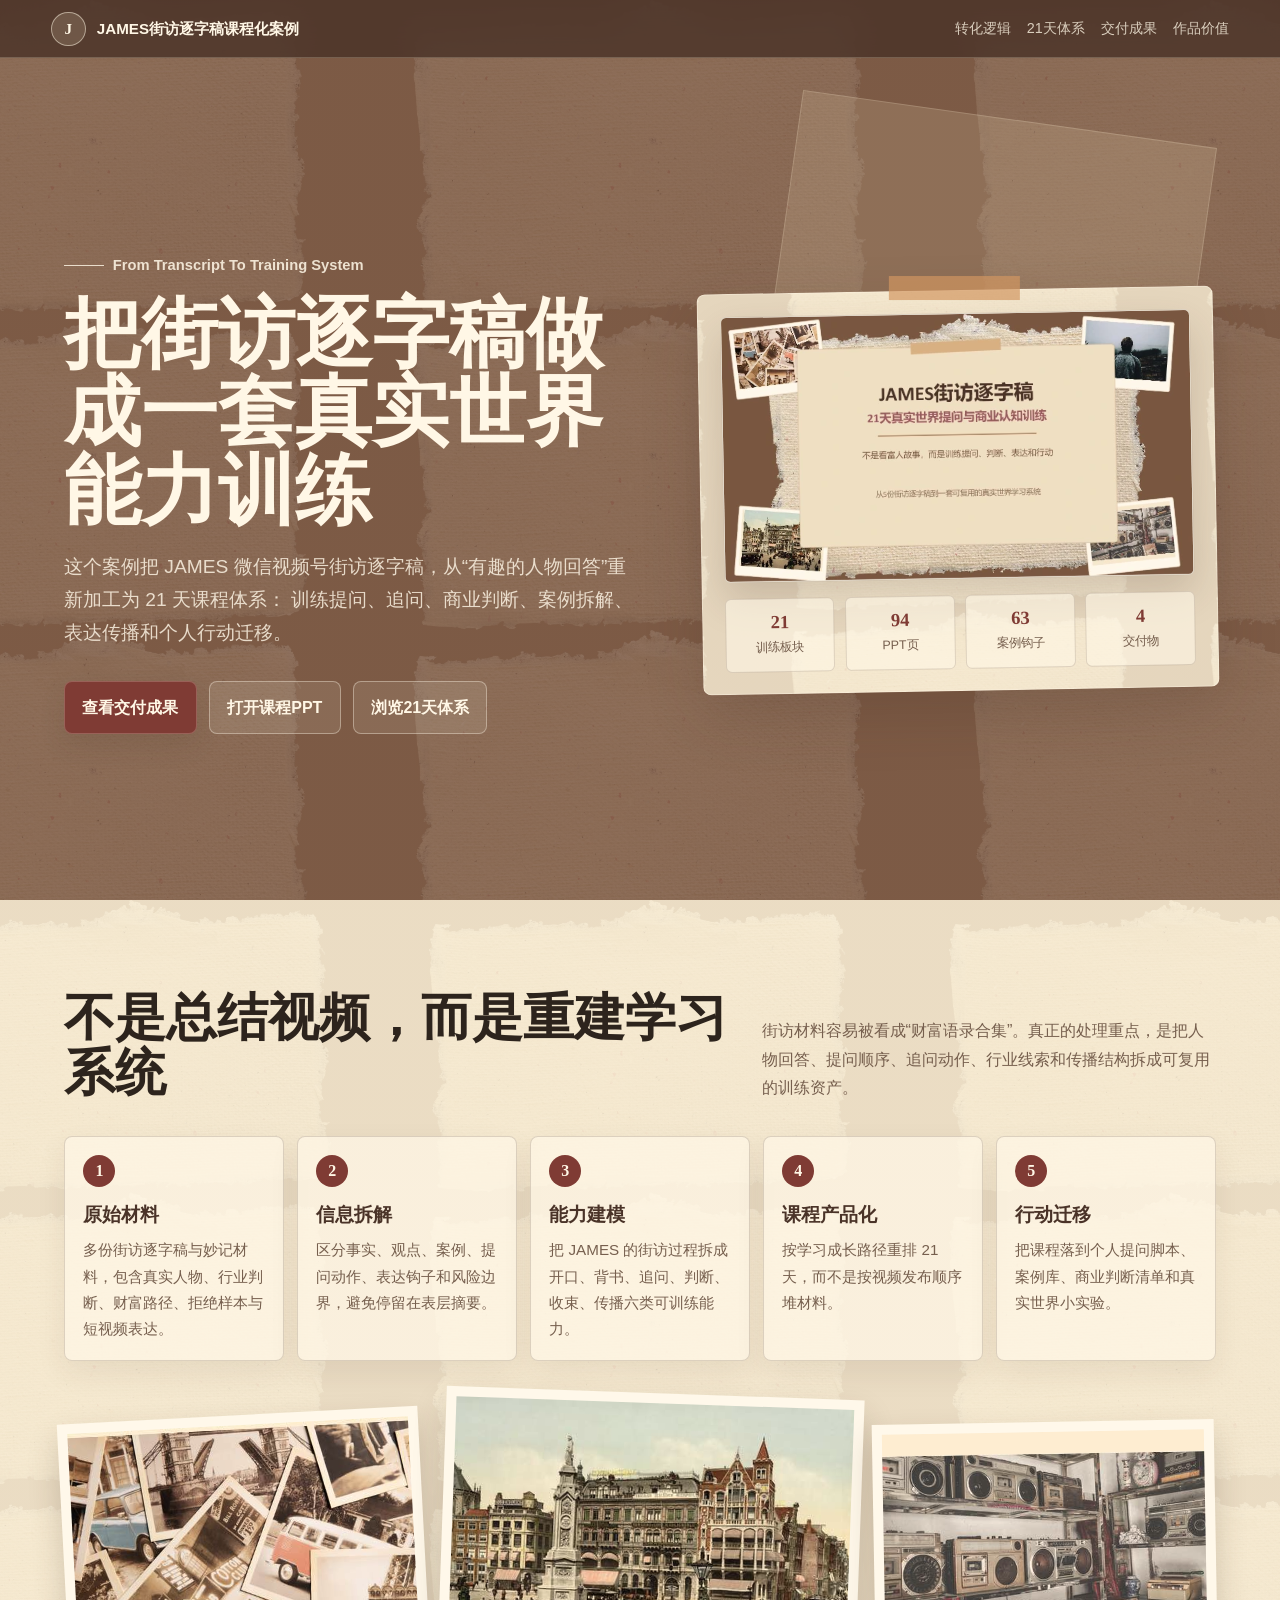
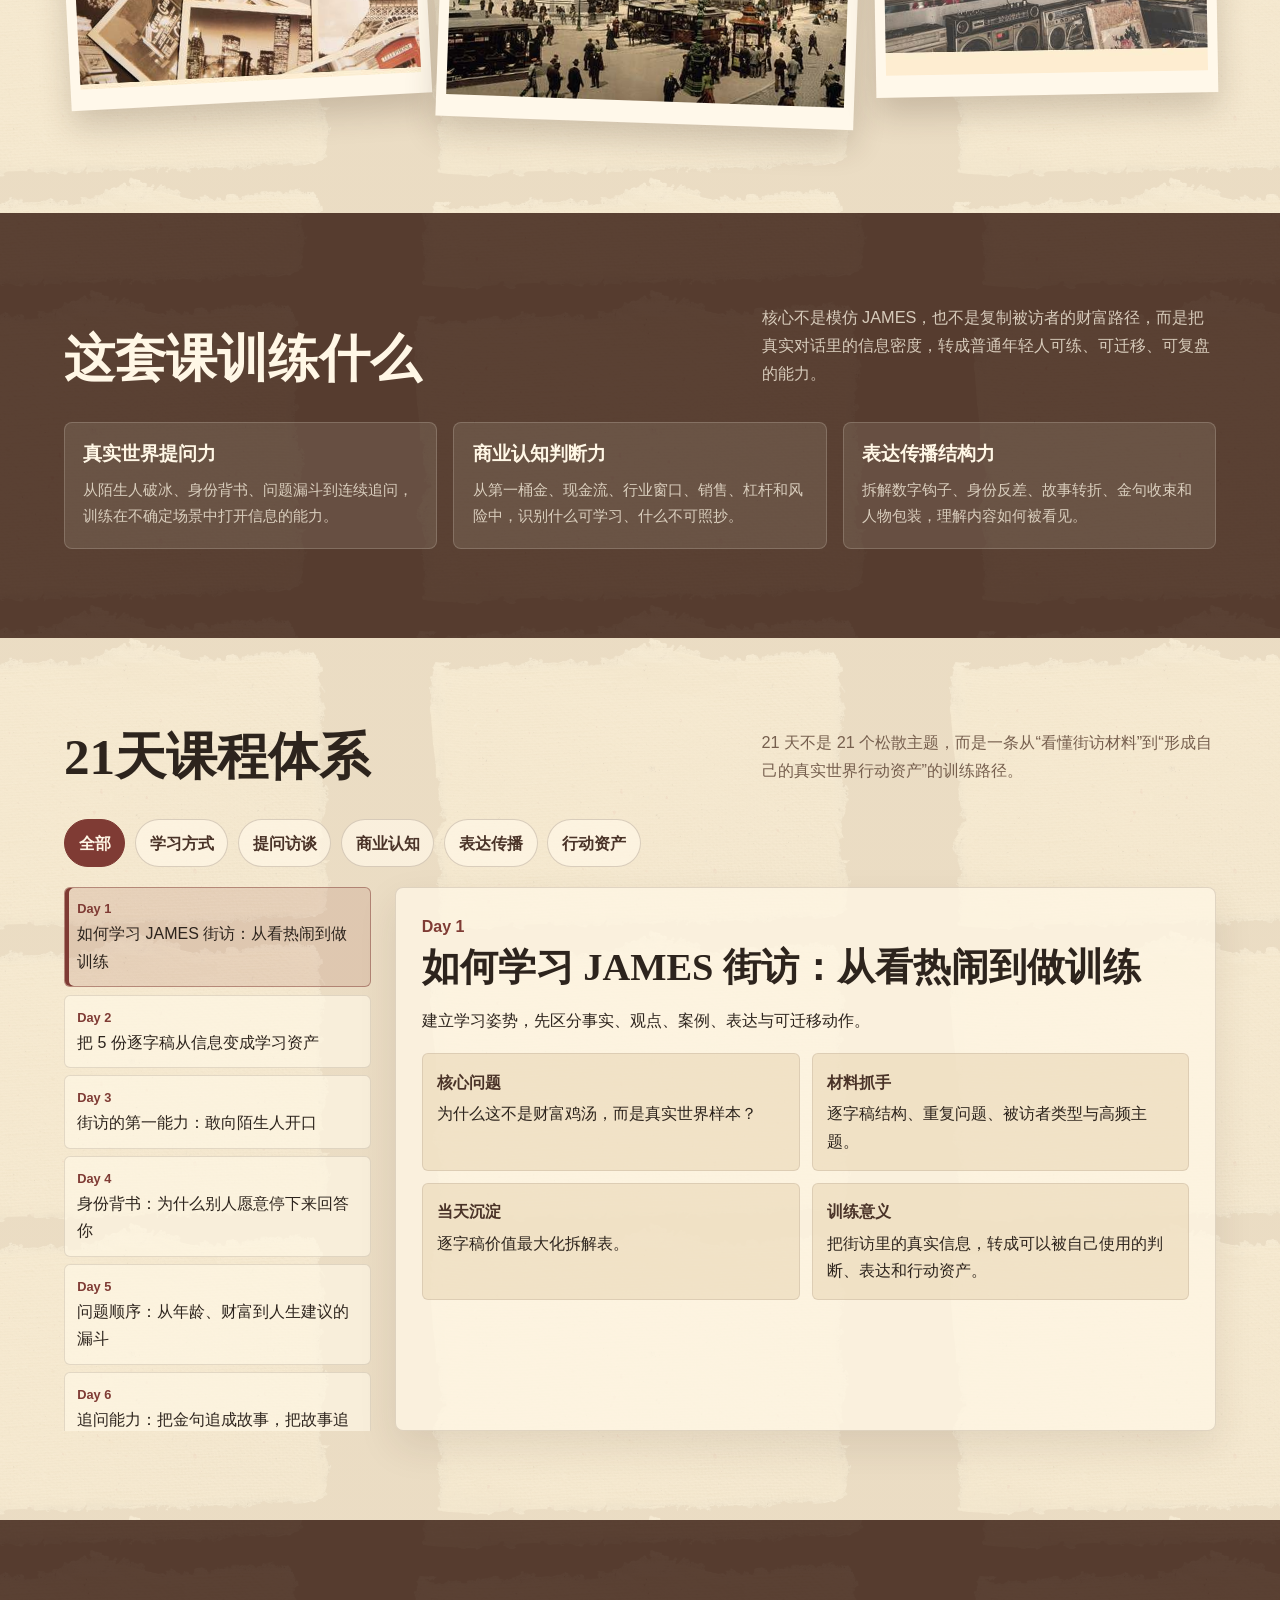
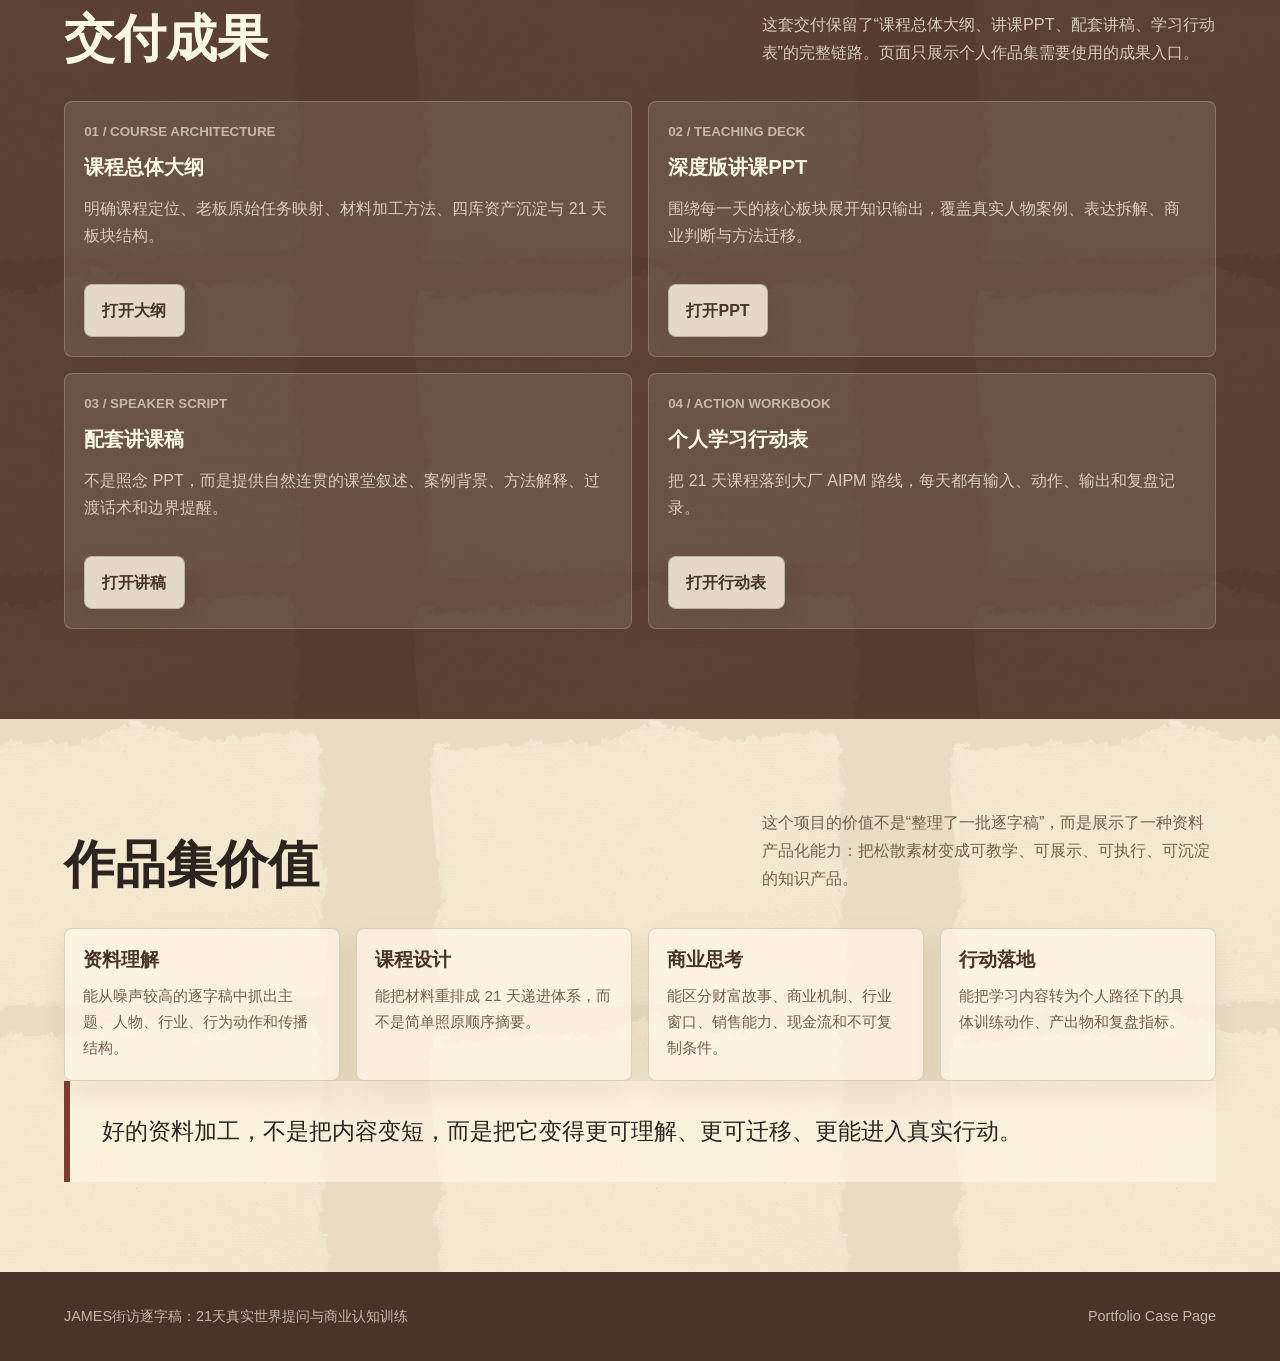
<file: james-street-interview-course/index.html>
﻿<!doctype html>
<html lang="zh-CN">
<head>
  <meta charset="utf-8" />
  <meta name="viewport" content="width=device-width, initial-scale=1" />
  <title>JAMES街访逐字稿：21天真实世界提问与商业认知训练｜作品集案例</title>
  <style>
    :root {
      --soil: #7d5b46;
      --soil-deep: #4a3328;
      --coffee: #5b4033;
      --paper: #ead8b6;
      --paper-light: #f7ebd2;
      --paper-soft: #fff7e6;
      --ink: #2d241d;
      --muted: #765f4e;
      --red: #9b5148;
      --red-deep: #7f3b34;
      --olive: #6f7354;
      --line: rgba(74, 51, 40, 0.18);
      --shadow: 0 22px 58px rgba(61, 39, 27, 0.18);
      --radius: 8px;
    }

    * { box-sizing: border-box; }

    html {
      scroll-behavior: smooth;
      background: var(--soil);
    }

    body {
      margin: 0;
      color: var(--ink);
      font-family: "Microsoft YaHei", "PingFang SC", "Noto Sans CJK SC", Arial, sans-serif;
      line-height: 1.72;
      background:
        linear-gradient(rgba(125, 91, 70, 0.86), rgba(125, 91, 70, 0.86)),
        url("assets/paper_bg.jpg") center top / 560px auto repeat;
    }

    a { color: inherit; }

    .page {
      min-height: 100vh;
      overflow: hidden;
    }

    .nav {
      position: sticky;
      top: 0;
      z-index: 20;
      display: flex;
      align-items: center;
      justify-content: space-between;
      gap: 1rem;
      padding: 0.72rem clamp(1rem, 4vw, 3.6rem);
      color: var(--paper-soft);
      background: rgba(74, 51, 40, 0.82);
      border-bottom: 1px solid rgba(247, 235, 210, 0.22);
      backdrop-filter: blur(16px);
    }

    .brand {
      display: flex;
      align-items: center;
      gap: 0.7rem;
      min-width: 0;
      font-size: 0.95rem;
      font-weight: 800;
      white-space: nowrap;
    }

    .brand-mark {
      width: 2.15rem;
      height: 2.15rem;
      display: grid;
      place-items: center;
      border: 1px solid rgba(255, 247, 230, 0.5);
      background: rgba(234, 216, 182, 0.18);
      border-radius: 50%;
      font-family: Georgia, "Times New Roman", serif;
      font-weight: 800;
    }

    .nav-links {
      display: flex;
      align-items: center;
      justify-content: flex-end;
      gap: 1rem;
      flex-wrap: wrap;
      font-size: 0.9rem;
      color: rgba(255, 247, 230, 0.78);
    }

    .nav-links a {
      text-decoration: none;
      border-bottom: 1px solid transparent;
    }

    .nav-links a:hover {
      color: #fff;
      border-color: rgba(255, 247, 230, 0.75);
    }

    .hero {
      position: relative;
      min-height: calc(100vh - 58px);
      display: grid;
      grid-template-columns: minmax(0, 1.02fr) minmax(310px, 0.92fr);
      gap: clamp(2rem, 5vw, 5.6rem);
      align-items: center;
      padding: clamp(3.5rem, 7vw, 6rem) clamp(1.15rem, 5vw, 5rem) 4.2rem;
    }

    .hero:before {
      content: "";
      position: absolute;
      inset: 7% 7% auto auto;
      width: min(34vw, 26rem);
      height: min(34vw, 26rem);
      background: rgba(234, 216, 182, 0.16);
      border: 1px solid rgba(247, 235, 210, 0.2);
      transform: rotate(8deg);
    }

    .hero-copy {
      position: relative;
      z-index: 1;
      color: var(--paper-soft);
    }

    .eyebrow {
      display: inline-flex;
      align-items: center;
      gap: 0.55rem;
      margin-bottom: 1.1rem;
      color: rgba(255, 247, 230, 0.86);
      font-size: 0.92rem;
      font-weight: 800;
    }

    .eyebrow:before {
      content: "";
      width: 2.5rem;
      height: 1px;
      background: rgba(255, 247, 230, 0.82);
    }

    h1, h2, h3, p { margin-top: 0; }

    h1 {
      max-width: 820px;
      margin-bottom: 1.2rem;
      font-size: clamp(2.55rem, 6vw, 5.9rem);
      line-height: 1.02;
      letter-spacing: 0;
      font-family: Georgia, "Times New Roman", "Microsoft YaHei", serif;
      font-weight: 800;
    }

    .hero-lead {
      max-width: 760px;
      margin-bottom: 2rem;
      color: rgba(255, 247, 230, 0.82);
      font-size: clamp(1.06rem, 1.5vw, 1.28rem);
    }

    .hero-actions, .deliverable-actions {
      display: flex;
      flex-wrap: wrap;
      gap: 0.78rem;
      align-items: center;
    }

    .btn {
      display: inline-flex;
      align-items: center;
      justify-content: center;
      gap: 0.5rem;
      min-height: 2.75rem;
      padding: 0.72rem 1.08rem;
      border-radius: var(--radius);
      border: 1px solid rgba(74, 51, 40, 0.24);
      background: rgba(255, 247, 230, 0.82);
      color: var(--soil-deep);
      text-decoration: none;
      font-weight: 800;
      box-shadow: 0 12px 26px rgba(61, 39, 27, 0.12);
    }

    .btn.primary {
      color: var(--paper-soft);
      background: var(--red-deep);
      border-color: rgba(255, 247, 230, 0.2);
    }

    .btn.ghost {
      color: var(--paper-soft);
      background: rgba(255, 247, 230, 0.1);
      border-color: rgba(255, 247, 230, 0.38);
      box-shadow: none;
    }

    .hero-board {
      position: relative;
      z-index: 1;
      padding: clamp(1rem, 2vw, 1.35rem);
      background:
        linear-gradient(rgba(247, 235, 210, 0.86), rgba(247, 235, 210, 0.86)),
        url("assets/paper_bg.jpg") center / 420px auto repeat;
      border: 1px solid rgba(255, 247, 230, 0.38);
      border-radius: var(--radius);
      box-shadow: var(--shadow);
      transform: rotate(-1deg);
    }

    .hero-board:before {
      content: "";
      position: absolute;
      top: -0.95rem;
      left: 50%;
      width: 8.2rem;
      height: 1.5rem;
      background: rgba(210, 150, 96, 0.78);
      transform: translateX(-50%) rotate(1deg);
      opacity: 0.88;
    }

    .preview-frame {
      display: block;
      width: 100%;
      border-radius: 6px;
      border: 1px solid rgba(74, 51, 40, 0.18);
      background: var(--paper-soft);
      box-shadow: 0 18px 38px rgba(74, 51, 40, 0.18);
    }

    .stamp-row {
      display: grid;
      grid-template-columns: repeat(4, minmax(0, 1fr));
      gap: 0.65rem;
      margin-top: 1rem;
    }

    .stamp {
      padding: 0.78rem 0.5rem;
      text-align: center;
      background: rgba(255, 247, 230, 0.62);
      border: 1px solid rgba(74, 51, 40, 0.16);
      border-radius: 6px;
    }

    .stamp strong {
      display: block;
      color: var(--red-deep);
      font-size: 1.16rem;
      line-height: 1.2;
      font-family: Georgia, "Times New Roman", serif;
    }

    .stamp span {
      display: block;
      margin-top: 0.2rem;
      color: var(--muted);
      font-size: 0.78rem;
    }

    section {
      padding: clamp(3.4rem, 7vw, 5.8rem) clamp(1.15rem, 5vw, 5rem);
      position: relative;
    }

    .paper-section {
      background:
        linear-gradient(rgba(247, 235, 210, 0.9), rgba(247, 235, 210, 0.9)),
        url("assets/paper_bg.jpg") center top / 520px auto repeat;
      color: var(--ink);
    }

    .dark-section {
      color: var(--paper-soft);
      background: rgba(74, 51, 40, 0.74);
    }

    .section-inner {
      width: min(1180px, 100%);
      margin: 0 auto;
    }

    .section-head {
      display: grid;
      grid-template-columns: minmax(0, 0.82fr) minmax(280px, 0.56fr);
      gap: 2rem;
      align-items: end;
      margin-bottom: 2.2rem;
    }

    h2 {
      margin-bottom: 0;
      font-size: clamp(2rem, 4vw, 3.55rem);
      line-height: 1.08;
      letter-spacing: 0;
      font-family: Georgia, "Times New Roman", "Microsoft YaHei", serif;
      font-weight: 800;
    }

    .section-lead {
      margin-bottom: 0;
      color: var(--muted);
      font-size: 1.02rem;
    }

    .dark-section .section-lead { color: rgba(255, 247, 230, 0.76); }

    .grid {
      display: grid;
      gap: 1rem;
    }

    .grid.three { grid-template-columns: repeat(3, minmax(0, 1fr)); }
    .grid.four { grid-template-columns: repeat(4, minmax(0, 1fr)); }
    .grid.two { grid-template-columns: repeat(2, minmax(0, 1fr)); }

    .card {
      position: relative;
      padding: 1.15rem;
      border-radius: var(--radius);
      border: 1px solid var(--line);
      background: rgba(255, 247, 230, 0.72);
      box-shadow: 0 12px 30px rgba(61, 39, 27, 0.08);
    }

    .dark-section .card {
      color: var(--paper-soft);
      border-color: rgba(255, 247, 230, 0.18);
      background: rgba(255, 247, 230, 0.1);
      box-shadow: none;
    }

    .card h3 {
      margin-bottom: 0.65rem;
      color: var(--soil-deep);
      font-size: 1.18rem;
      line-height: 1.35;
    }

    .dark-section .card h3 { color: var(--paper-soft); }

    .card p {
      margin-bottom: 0;
      color: var(--muted);
      font-size: 0.95rem;
    }

    .dark-section .card p { color: rgba(255, 247, 230, 0.75); }

    .num {
      display: inline-flex;
      align-items: center;
      justify-content: center;
      width: 2rem;
      height: 2rem;
      margin-bottom: 0.9rem;
      color: var(--paper-soft);
      background: var(--red-deep);
      border-radius: 50%;
      font-family: Georgia, "Times New Roman", serif;
      font-weight: 800;
    }

    .process {
      display: grid;
      grid-template-columns: repeat(5, minmax(0, 1fr));
      gap: 0.8rem;
      align-items: stretch;
    }

    .process .card {
      min-height: 10.5rem;
    }

    .phase-tabs {
      display: flex;
      flex-wrap: wrap;
      gap: 0.62rem;
      margin-bottom: 1.2rem;
    }

    .phase-btn {
      appearance: none;
      border: 1px solid rgba(74, 51, 40, 0.2);
      border-radius: 999px;
      padding: 0.58rem 0.85rem;
      color: var(--soil-deep);
      background: rgba(255, 247, 230, 0.72);
      font: inherit;
      font-weight: 800;
      cursor: pointer;
    }

    .phase-btn.active {
      color: var(--paper-soft);
      background: var(--red-deep);
      border-color: var(--red-deep);
    }

    .day-panel {
      display: grid;
      grid-template-columns: minmax(220px, 0.38fr) minmax(0, 1fr);
      gap: 1.2rem;
      align-items: stretch;
    }

    .day-list {
      display: grid;
      gap: 0.46rem;
      max-height: 34rem;
      overflow: auto;
      padding-right: 0.3rem;
    }

    .day-btn {
      appearance: none;
      text-align: left;
      border: 1px solid rgba(74, 51, 40, 0.14);
      border-radius: 6px;
      padding: 0.68rem 0.76rem;
      color: var(--ink);
      background: rgba(255, 247, 230, 0.66);
      font: inherit;
      cursor: pointer;
    }

    .day-btn span {
      display: block;
      color: var(--red-deep);
      font-weight: 900;
      font-size: 0.8rem;
    }

    .day-btn.active {
      border-color: rgba(127, 59, 52, 0.48);
      background: rgba(155, 81, 72, 0.15);
      box-shadow: inset 4px 0 0 var(--red-deep);
    }

    .day-detail {
      min-height: 34rem;
      padding: clamp(1.2rem, 2vw, 1.7rem);
      border-radius: var(--radius);
      border: 1px solid rgba(74, 51, 40, 0.16);
      background: rgba(255, 247, 230, 0.74);
      box-shadow: 0 16px 38px rgba(61, 39, 27, 0.1);
    }

    .day-kicker {
      color: var(--red-deep);
      font-weight: 900;
      letter-spacing: 0;
    }

    .day-detail h3 {
      margin: 0.3rem 0 1rem;
      font-size: clamp(1.55rem, 3vw, 2.45rem);
      line-height: 1.18;
      font-family: Georgia, "Times New Roman", "Microsoft YaHei", serif;
    }

    .detail-grid {
      display: grid;
      grid-template-columns: repeat(2, minmax(0, 1fr));
      gap: 0.75rem;
      margin-top: 1.2rem;
    }

    .detail-box {
      padding: 0.9rem;
      border-radius: 6px;
      background: rgba(234, 216, 182, 0.6);
      border: 1px solid rgba(74, 51, 40, 0.12);
    }

    .detail-box strong {
      display: block;
      margin-bottom: 0.25rem;
      color: var(--soil-deep);
    }

    .deliverables {
      display: grid;
      grid-template-columns: repeat(2, minmax(0, 1fr));
      gap: 1rem;
    }

    .deliverable {
      display: flex;
      flex-direction: column;
      min-height: 16rem;
      padding: 1.2rem;
      border-radius: var(--radius);
      border: 1px solid rgba(255, 247, 230, 0.2);
      background: rgba(255, 247, 230, 0.1);
    }

    .deliverable small {
      color: rgba(255, 247, 230, 0.62);
      font-weight: 800;
      text-transform: uppercase;
    }

    .deliverable h3 {
      margin: 0.35rem 0 0.65rem;
      color: var(--paper-soft);
      font-size: 1.26rem;
    }

    .deliverable p {
      flex: 1;
      margin-bottom: 1rem;
      color: rgba(255, 247, 230, 0.74);
    }

    .image-strip {
      display: grid;
      grid-template-columns: 0.95fr 1.1fr 0.9fr;
      gap: 1rem;
      align-items: center;
      margin-top: 2rem;
    }

    .polaroid {
      padding: 0.6rem 0.6rem 1.35rem;
      background: #fff8ea;
      box-shadow: 0 16px 32px rgba(61, 39, 27, 0.2);
      transform: rotate(-3deg);
    }

    .polaroid:nth-child(2) { transform: rotate(2deg); }
    .polaroid:nth-child(3) { transform: rotate(-1deg); }

    .polaroid img {
      width: 100%;
      display: block;
      aspect-ratio: 4 / 3;
      object-fit: cover;
      filter: sepia(0.12) saturate(0.92);
    }

    .quote {
      margin: 0;
      padding: clamp(1.4rem, 3vw, 2rem);
      border-left: 6px solid var(--red-deep);
      background: rgba(255, 247, 230, 0.62);
      font-size: clamp(1.12rem, 2vw, 1.45rem);
      line-height: 1.62;
      font-family: Georgia, "Times New Roman", "Microsoft YaHei", serif;
    }

    .footer {
      padding: 2rem clamp(1.15rem, 5vw, 5rem);
      color: rgba(255, 247, 230, 0.68);
      background: var(--soil-deep);
      font-size: 0.9rem;
    }

    .footer-inner {
      width: min(1180px, 100%);
      margin: 0 auto;
      display: flex;
      justify-content: space-between;
      gap: 1rem;
      flex-wrap: wrap;
    }

    @media (max-width: 980px) {
      .hero, .section-head, .day-panel {
        grid-template-columns: 1fr;
      }

      .process, .grid.four {
        grid-template-columns: repeat(2, minmax(0, 1fr));
      }

      .hero-board { transform: none; }
    }

    @media (max-width: 700px) {
      .nav {
        align-items: flex-start;
        flex-direction: column;
      }

      .nav-links { justify-content: flex-start; }

      .grid.three, .grid.two, .process, .deliverables, .detail-grid, .stamp-row, .image-strip {
        grid-template-columns: 1fr;
      }

      .hero {
        min-height: auto;
      }

      h1 {
        font-size: clamp(2.25rem, 13vw, 4rem);
      }

      .day-detail { min-height: auto; }
    }
  </style>
</head>
<body>
  <div class="page">
    <nav class="nav">
      <div class="brand"><span class="brand-mark">J</span><span>JAMES街访逐字稿课程化案例</span></div>
      <div class="nav-links">
        <a href="#logic">转化逻辑</a>
        <a href="#system">21天体系</a>
        <a href="#deliverables">交付成果</a>
        <a href="#value">作品价值</a>
      </div>
    </nav>

    <header class="hero">
      <div class="hero-copy">
        <div class="eyebrow">From Transcript To Training System</div>
        <h1>把街访逐字稿做成一套真实世界能力训练</h1>
        <p class="hero-lead">
          这个案例把 JAMES 微信视频号街访逐字稿，从“有趣的人物回答”重新加工为 21 天课程体系：
          训练提问、追问、商业判断、案例拆解、表达传播和个人行动迁移。
        </p>
        <div class="hero-actions">
          <a class="btn primary" href="#deliverables">查看交付成果</a>
          <a class="btn ghost" href="files/teaching-deck.pptx">打开课程PPT</a>
          <a class="btn ghost" href="#system">浏览21天体系</a>
        </div>
      </div>

      <aside class="hero-board" aria-label="课程PPT预览">
        <img class="preview-frame" src="assets/ppt-preview.webp" alt="JAMES课程PPT预览" />
        <div class="stamp-row">
          <div class="stamp"><strong>21</strong><span>训练板块</span></div>
          <div class="stamp"><strong>94</strong><span>PPT页</span></div>
          <div class="stamp"><strong>63</strong><span>案例钩子</span></div>
          <div class="stamp"><strong>4</strong><span>交付物</span></div>
        </div>
      </aside>
    </header>

    <section id="logic" class="paper-section">
      <div class="section-inner">
        <div class="section-head">
          <h2>不是总结视频，而是重建学习系统</h2>
          <p class="section-lead">
            街访材料容易被看成“财富语录合集”。真正的处理重点，是把人物回答、提问顺序、追问动作、行业线索和传播结构拆成可复用的训练资产。
          </p>
        </div>

        <div class="process">
          <article class="card">
            <span class="num">1</span>
            <h3>原始材料</h3>
            <p>多份街访逐字稿与妙记材料，包含真实人物、行业判断、财富路径、拒绝样本与短视频表达。</p>
          </article>
          <article class="card">
            <span class="num">2</span>
            <h3>信息拆解</h3>
            <p>区分事实、观点、案例、提问动作、表达钩子和风险边界，避免停留在表层摘要。</p>
          </article>
          <article class="card">
            <span class="num">3</span>
            <h3>能力建模</h3>
            <p>把 JAMES 的街访过程拆成开口、背书、追问、判断、收束、传播六类可训练能力。</p>
          </article>
          <article class="card">
            <span class="num">4</span>
            <h3>课程产品化</h3>
            <p>按学习成长路径重排 21 天，而不是按视频发布顺序堆材料。</p>
          </article>
          <article class="card">
            <span class="num">5</span>
            <h3>行动迁移</h3>
            <p>把课程落到个人提问脚本、案例库、商业判断清单和真实世界小实验。</p>
          </article>
        </div>

        <div class="image-strip">
          <div class="polaroid"><img src="assets/image1.jpeg" alt="街景素材" /></div>
          <div class="polaroid"><img src="assets/image25.jpeg" alt="人物背影素材" /></div>
          <div class="polaroid"><img src="assets/image26.jpeg" alt="城市街景素材" /></div>
        </div>
      </div>
    </section>

    <section class="dark-section">
      <div class="section-inner">
        <div class="section-head">
          <h2>这套课训练什么</h2>
          <p class="section-lead">
            核心不是模仿 JAMES，也不是复制被访者的财富路径，而是把真实对话里的信息密度，转成普通年轻人可练、可迁移、可复盘的能力。
          </p>
        </div>
        <div class="grid three">
          <article class="card">
            <h3>真实世界提问力</h3>
            <p>从陌生人破冰、身份背书、问题漏斗到连续追问，训练在不确定场景中打开信息的能力。</p>
          </article>
          <article class="card">
            <h3>商业认知判断力</h3>
            <p>从第一桶金、现金流、行业窗口、销售、杠杆和风险中，识别什么可学习、什么不可照抄。</p>
          </article>
          <article class="card">
            <h3>表达传播结构力</h3>
            <p>拆解数字钩子、身份反差、故事转折、金句收束和人物包装，理解内容如何被看见。</p>
          </article>
        </div>
      </div>
    </section>

    <section id="system" class="paper-section">
      <div class="section-inner">
        <div class="section-head">
          <h2>21天课程体系</h2>
          <p class="section-lead">
            21 天不是 21 个松散主题，而是一条从“看懂街访材料”到“形成自己的真实世界行动资产”的训练路径。
          </p>
        </div>

        <div class="phase-tabs" aria-label="阶段筛选">
          <button class="phase-btn active" data-phase="all">全部</button>
          <button class="phase-btn" data-phase="stage1">学习方式</button>
          <button class="phase-btn" data-phase="stage2">提问访谈</button>
          <button class="phase-btn" data-phase="stage3">商业认知</button>
          <button class="phase-btn" data-phase="stage4">表达传播</button>
          <button class="phase-btn" data-phase="stage5">行动资产</button>
        </div>

        <div class="day-panel">
          <div class="day-list" id="dayList"></div>
          <article class="day-detail" id="dayDetail"></article>
        </div>
      </div>
    </section>

    <section id="deliverables" class="dark-section">
      <div class="section-inner">
        <div class="section-head">
          <h2>交付成果</h2>
          <p class="section-lead">
            这套交付保留了“课程总体大纲、讲课PPT、配套讲稿、学习行动表”的完整链路。页面只展示个人作品集需要使用的成果入口。
          </p>
        </div>

        <div class="deliverables">
          <article class="deliverable">
            <small>01 / Course Architecture</small>
            <h3>课程总体大纲</h3>
            <p>明确课程定位、老板原始任务映射、材料加工方法、四库资产沉淀与 21 天板块结构。</p>
            <div class="deliverable-actions">
              <a class="btn" href="files/course-outline.docx">打开大纲</a>
            </div>
          </article>
          <article class="deliverable">
            <small>02 / Teaching Deck</small>
            <h3>深度版讲课PPT</h3>
            <p>围绕每一天的核心板块展开知识输出，覆盖真实人物案例、表达拆解、商业判断与方法迁移。</p>
            <div class="deliverable-actions">
              <a class="btn" href="files/teaching-deck.pptx">打开PPT</a>
            </div>
          </article>
          <article class="deliverable">
            <small>03 / Speaker Script</small>
            <h3>配套讲课稿</h3>
            <p>不是照念 PPT，而是提供自然连贯的课堂叙述、案例背景、方法解释、过渡话术和边界提醒。</p>
            <div class="deliverable-actions">
              <a class="btn" href="files/teaching-script.docx">打开讲稿</a>
            </div>
          </article>
          <article class="deliverable">
            <small>04 / Action Workbook</small>
            <h3>个人学习行动表</h3>
            <p>把 21 天课程落到大厂 AIPM 路线，每天都有输入、动作、输出和复盘记录。</p>
            <div class="deliverable-actions">
              <a class="btn" href="files/kaiying-action-table.xlsx">打开行动表</a>
            </div>
          </article>
        </div>
      </div>
    </section>

    <section id="value" class="paper-section">
      <div class="section-inner">
        <div class="section-head">
          <h2>作品集价值</h2>
          <p class="section-lead">
            这个项目的价值不是“整理了一批逐字稿”，而是展示了一种资料产品化能力：把松散素材变成可教学、可展示、可执行、可沉淀的知识产品。
          </p>
        </div>

        <div class="grid four">
          <article class="card">
            <h3>资料理解</h3>
            <p>能从噪声较高的逐字稿中抓出主题、人物、行业、行为动作和传播结构。</p>
          </article>
          <article class="card">
            <h3>课程设计</h3>
            <p>能把材料重排成 21 天递进体系，而不是简单照原顺序摘要。</p>
          </article>
          <article class="card">
            <h3>商业思考</h3>
            <p>能区分财富故事、商业机制、行业窗口、销售能力、现金流和不可复制条件。</p>
          </article>
          <article class="card">
            <h3>行动落地</h3>
            <p>能把学习内容转为个人路径下的具体训练动作、产出物和复盘指标。</p>
          </article>
        </div>

        <blockquote class="quote">
          好的资料加工，不是把内容变短，而是把它变得更可理解、更可迁移、更能进入真实行动。
        </blockquote>
      </div>
    </section>

    <footer class="footer">
      <div class="footer-inner">
        <span>JAMES街访逐字稿：21天真实世界提问与商业认知训练</span>
        <span>Portfolio Case Page</span>
      </div>
    </footer>
  </div>

  <script>
    const days = [
      { phase: "stage1", day: "Day 1", title: "如何学习 JAMES 街访：从看热闹到做训练", question: "为什么这不是财富鸡汤，而是真实世界样本？", material: "逐字稿结构、重复问题、被访者类型与高频主题。", output: "逐字稿价值最大化拆解表。", focus: "建立学习姿势，先区分事实、观点、案例、表达与可迁移动作。" },
      { phase: "stage1", day: "Day 2", title: "把 5 份逐字稿从信息变成学习资产", question: "如何用 IPO 把嘈杂材料加工成课程资产？", material: "从语音转文字到提问库、案例库、判断库、表达库。", output: "JAMES 材料学习地图。", focus: "把素材从内容消费对象，改造成可持续使用的训练资产。" },
      { phase: "stage2", day: "Day 3", title: "街访的第一能力：敢向陌生人开口", question: "为什么真实世界学习从开口开始？", material: "Excuse me、Can I interview you、30 seconds 等开场动作。", output: "10 条自己的陌生人破冰话术。", focus: "训练低成本启动对话的能力，理解开口本身就是信息获取门槛。" },
      { phase: "stage2", day: "Day 4", title: "身份背书：为什么别人愿意停下来回答你", question: "JAMES 如何在 10 秒内证明自己值得被回答？", material: "粉丝数、采访经历、帮助年轻一代、共同好友等信任信号。", output: "自己的可信度介绍模板。", focus: "学习在短时间内建立可信度，而不是只靠热情打扰别人。" },
      { phase: "stage2", day: "Day 5", title: "问题顺序：从年龄、财富到人生建议的漏斗", question: "为什么问题顺序比单个问题更重要？", material: "年龄、行业、第一桶金、最高收入、建议、最后留言的固定链路。", output: "一套 7 问访谈脚本。", focus: "理解提问是逐层打开信息密度，不是想到什么问什么。" },
      { phase: "stage2", day: "Day 6", title: "追问能力：把金句追成故事，把故事追成结构", question: "怎样把一句泛泛建议追问成可学习的经历？", material: "医疗公司、GTA、私募基金、消费品牌等案例追问路径。", output: "20 个追问句式。", focus: "训练从口号到情境、动作、条件和边界的追问能力。" },
      { phase: "stage2", day: "Day 7", title: "拒绝、尴尬和失败样本：真实世界不会按脚本配合", question: "拒绝为什么也是学习材料？", material: "被拒绝、闪避、赶时间、不愿透露行业、无法继续拍摄等片段。", output: "拒绝处理 SOP。", focus: "把失败样本纳入训练，避免只研究顺利发生的对话。" },
      { phase: "stage3", day: "Day 8", title: "财富路径不是一种：行业、资产、销售与时代窗口", question: "这些人不是用同一种方式变有钱的。", material: "医疗、地产、游戏、金融、AI、保险、零售、体育经纪、国防等路径。", output: "财富路径分类表。", focus: "用分类思维代替成功学叙事，看清钱从哪里来。" },
      { phase: "stage3", day: "Day 9", title: "第一桶金：起点、窗口和不可复制条件", question: "第一桶金背后到底是能力、窗口、运气还是资源？", material: "贫穷到医疗公司、债务到产品、交易到百万、军队到教育资源等案例。", output: "第一桶金条件分析。", focus: "识别路径背后的关键条件，拆出普通年轻人能借鉴的部分。" },
      { phase: "stage3", day: "Day 10", title: "销售与说服：为什么会卖东西是底层能力", question: "为什么多位被访者都绕回销售、pitch 和说服？", material: "fitness product、sales、pitch、closed mouth does not get fed 等片段。", output: "个人销售能力诊断。", focus: "把销售理解为需求理解、信任建立、价值表达和成交闭环。" },
      { phase: "stage3", day: "Day 11", title: "现金流与利润：收入数字不等于真正赚钱", question: "为什么 revenue、profit、cash、dividend 不是一回事？", material: "净现金、利润、EBITDA、库存、坏账、表面增长等回答。", output: "商业现金流判断清单。", focus: "建立最基础的商业质量判断，不被大数字牵着走。" },
      { phase: "stage3", day: "Day 12", title: "行业机会：AI、能源、国防、地产与地理迁移", question: "行业机会为什么不能只看热词？", material: "AI、nuclear、defense、South Florida、real estate、data labeling 等回答。", output: "个人机会地图 v1。", focus: "把机会拆成赛道、地理、客户、政策、技术和供需变化。" },
      { phase: "stage3", day: "Day 13", title: "杠杆与规模：从个体努力到团队、资本和系统", question: "为什么努力不是规模化的终点？", material: "外部资金、自有资金、团队、品牌、平台、地理、资本市场等杠杆。", output: "自己的杠杆资源盘点。", focus: "理解从个人能力到系统能力的跃迁，找到自己的可用杠杆。" },
      { phase: "stage3", day: "Day 14", title: "谈判与关系：房间里的准备、耐心和信息差", question: "为什么谈判不是临场嘴皮子？", material: "谈判时间观、研究准备、关系、尊重和信息差。", output: "谈判准备清单。", focus: "把谈判前置为准备、信息、选择权和关系管理。" },
      { phase: "stage3", day: "Day 15", title: "幸福、信仰与财富边界：钱能买什么，不能买什么", question: "财富材料里为什么必须讨论幸福和信仰？", material: "钱买幸福、家人、信仰、创伤、God 等复杂回答。", output: "个人财富观边界表。", focus: "把财富学习从赚钱扩展到人生选择，避免只学到欲望。" },
      { phase: "stage3", day: "Day 16", title: "幸存者偏差：哪些建议听起来对但不能照抄", question: "如何判断一句成功建议适不适合普通人？", material: "时代窗口、家庭背景、资本条件、行业红利、短视频剪辑后的幸存者叙事。", output: "不可直接复制清单。", focus: "训练边界意识，避免把别人的结果误读成自己的方法。" },
      { phase: "stage4", day: "Day 17", title: "短视频钩子：数字、反差、身份揭示与悬念", question: "为什么这些采访能让人继续看？", material: "first million、3 billion、GTA、Lamborghini、billion-dollar brand 等钩子。", output: "10 个商业街访钩子。", focus: "理解传播开头如何建立注意力和期待感。" },
      { phase: "stage4", day: "Day 18", title: "人物故事包装：把一段回答变成可传播案例", question: "一个人物如何从回答者变成案例？", material: "行业身份、转折经历、关键数字、反常识观点和最后建议。", output: "3 个案例改写稿。", focus: "学习把散乱回答加工成人物故事，而不是机械摘录。" },
      { phase: "stage4", day: "Day 19", title: "金句与收束：最后一句话为什么重要", question: "怎样让一段内容留下可传播记忆点？", material: "最后建议、人生留言、短句判断、价值观表达与反差总结。", output: "个人金句库。", focus: "理解表达的最后一击如何完成意义收束。" },
      { phase: "stage5", day: "Day 20", title: "把街访能力迁移到职业探索、用户访谈和创业调研", question: "普通年轻人不做街访，也能用这套能力做什么？", material: "把街访动作迁移到用户访谈、行业前辈访谈、客户调研和实习探索。", output: "真实世界访谈计划。", focus: "把内容学习变成现实行动，连接个人成长和业务场景。" },
      { phase: "stage5", day: "Day 21", title: "形成自己的真实世界提问与商业认知行动书", question: "21 天之后留下什么，而不是听过什么？", material: "前 20 天提问库、案例库、判断库、表达库和行动记录。", output: "个人行动书 v1。", focus: "完成从资料消费到能力资产的闭环。" }
    ];

    const dayList = document.getElementById("dayList");
    const dayDetail = document.getElementById("dayDetail");
    const phaseButtons = Array.from(document.querySelectorAll(".phase-btn"));
    let activePhase = "all";
    let activeDay = 0;

    function visibleDays() {
      return days
        .map((item, index) => ({ ...item, index }))
        .filter(item => activePhase === "all" || item.phase === activePhase);
    }

    function renderList() {
      const list = visibleDays();
      if (!list.some(item => item.index === activeDay)) activeDay = list[0].index;
      dayList.innerHTML = list.map(item => `
        <button class="day-btn ${item.index === activeDay ? "active" : ""}" data-index="${item.index}">
          <span>${item.day}</span>${item.title}
        </button>
      `).join("");
      Array.from(dayList.querySelectorAll(".day-btn")).forEach(button => {
        button.addEventListener("click", () => {
          activeDay = Number(button.dataset.index);
          renderList();
          renderDetail();
        });
      });
    }

    function renderDetail() {
      const item = days[activeDay];
      dayDetail.innerHTML = `
        <div class="day-kicker">${item.day}</div>
        <h3>${item.title}</h3>
        <p>${item.focus}</p>
        <div class="detail-grid">
          <div class="detail-box"><strong>核心问题</strong>${item.question}</div>
          <div class="detail-box"><strong>材料抓手</strong>${item.material}</div>
          <div class="detail-box"><strong>当天沉淀</strong>${item.output}</div>
          <div class="detail-box"><strong>训练意义</strong>把街访里的真实信息，转成可以被自己使用的判断、表达和行动资产。</div>
        </div>
      `;
    }

    phaseButtons.forEach(button => {
      button.addEventListener("click", () => {
        activePhase = button.dataset.phase;
        phaseButtons.forEach(btn => btn.classList.toggle("active", btn === button));
        renderList();
        renderDetail();
      });
    });

    renderList();
    renderDetail();
  </script>
</body>
</html>
</file>
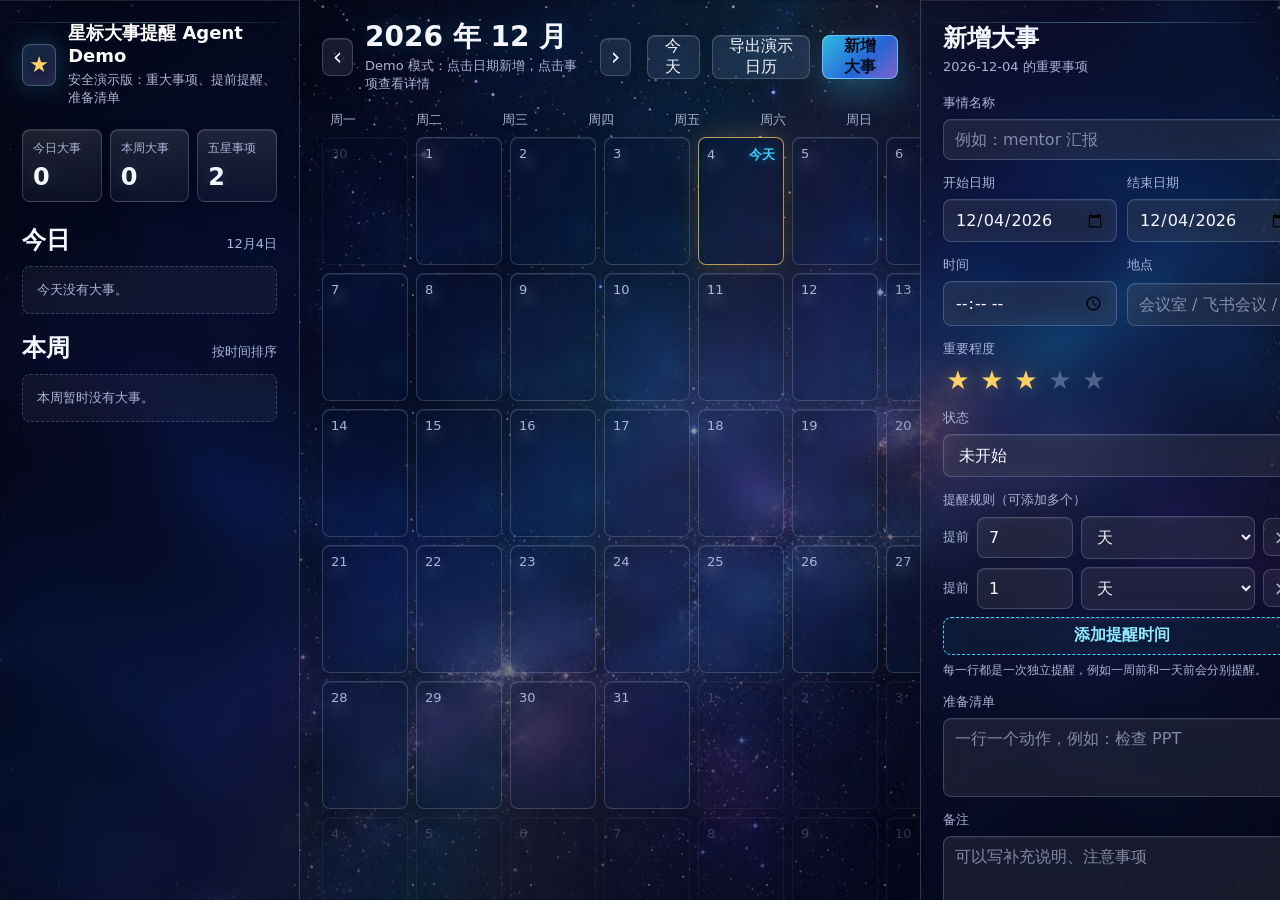
<file: star-event-demo/index.html>
<!doctype html>
<html lang="zh-CN">
  <head>
    <meta charset="UTF-8" />
    <meta name="viewport" content="width=device-width, initial-scale=1.0" />
    <title>星标大事提醒 Agent Demo</title>
    <link rel="stylesheet" href="./styles.css" />
  </head>
  <body>
    <div class="app-shell">
      <aside class="sidebar">
        <div class="brand">
          <div class="brand-mark">★</div>
          <div>
            <h1>星标大事提醒 Agent Demo</h1>
            <p>安全演示版：重大事项、提前提醒、准备清单</p>
          </div>
        </div>

        <section class="summary">
          <div class="summary-card">
            <span>今日大事</span>
            <strong id="todayCount">0</strong>
          </div>
          <div class="summary-card">
            <span>本周大事</span>
            <strong id="weekCount">0</strong>
          </div>
          <div class="summary-card">
            <span>五星事项</span>
            <strong id="fiveStarCount">0</strong>
          </div>
        </section>

        <section class="agenda-block">
          <div class="block-head">
            <h2>今日</h2>
            <span id="todayLabel"></span>
          </div>
          <div id="todayAgenda" class="agenda-list"></div>
        </section>

        <section class="agenda-block">
          <div class="block-head">
            <h2>本周</h2>
            <span>按时间排序</span>
          </div>
          <div id="weekAgenda" class="agenda-list"></div>
        </section>
      </aside>

      <main class="calendar-area">
        <header class="toolbar">
          <div class="month-nav">
            <button id="prevMonth" class="icon-btn" title="上个月">‹</button>
            <div>
              <div id="monthTitle" class="month-title"></div>
              <div id="monthSubtitle" class="month-subtitle"></div>
            </div>
            <button id="nextMonth" class="icon-btn" title="下个月">›</button>
          </div>
          <div class="toolbar-actions">
            <button id="todayBtn" class="secondary-btn">今天</button>
            <button id="exportCalendarBtn" class="secondary-btn">导出演示日历</button>
            <button id="newEventBtn" class="primary-btn">新增大事</button>
          </div>
        </header>

        <div class="weekday-row">
          <span>周一</span><span>周二</span><span>周三</span><span>周四</span><span>周五</span><span>周六</span><span>周日</span>
        </div>
        <section id="calendarGrid" class="calendar-grid"></section>
      </main>

      <aside class="editor-panel">
        <div class="panel-head">
          <div>
            <h2 id="panelTitle">新增大事</h2>
            <p id="panelHint">选择日期后填写事项</p>
          </div>
          <button id="closeEditor" class="icon-btn hide-desktop" title="关闭">×</button>
        </div>

        <section id="eventDetail" class="event-detail" hidden></section>

        <form id="eventForm" class="event-form">
          <input type="hidden" id="eventId" />
          <label>
            <span>事情名称</span>
            <input id="title" required placeholder="例如：mentor 汇报" />
          </label>
          <div class="two-cols">
            <label>
              <span>开始日期</span>
              <input id="startDate" type="date" required />
            </label>
            <label>
              <span>结束日期</span>
              <input id="endDate" type="date" required />
            </label>
          </div>
          <div class="two-cols">
            <label>
              <span>时间</span>
              <input id="time" type="time" />
            </label>
            <label>
              <span>地点</span>
              <input id="location" placeholder="会议室 / 飞书会议 / 地点" />
            </label>
          </div>
          <label>
            <span>重要程度</span>
            <div id="stars" class="stars" aria-label="重要程度"></div>
          </label>
          <label>
            <span>状态</span>
            <select id="status">
              <option value="not_started">未开始</option>
              <option value="preparing">准备中</option>
              <option value="done">已完成</option>
              <option value="cancelled">已取消</option>
            </select>
          </label>
          <label>
            <span>提醒规则（可添加多个）</span>
            <div id="reminderRows" class="reminder-rows"></div>
            <button id="addReminder" type="button" class="add-row-btn">添加提醒时间</button>
            <small class="field-help">每一行都是一次独立提醒，例如一周前和一天前会分别提醒。</small>
          </label>
          <label>
            <span>准备清单</span>
            <textarea id="checklist" rows="3" placeholder="一行一个动作，例如：检查 PPT"></textarea>
          </label>
          <label>
            <span>备注</span>
            <textarea id="notes" rows="4" placeholder="可以写补充说明、注意事项"></textarea>
          </label>
          <label>
            <span>链接</span>
            <textarea id="links" rows="3" placeholder="一行一个链接"></textarea>
            <div class="inline-actions">
              <button id="pasteLinks" type="button" class="secondary-btn">粘贴剪贴板链接</button>
            </div>
          </label>
          <label>
            <span>图片</span>
            <div class="upload-box" id="imageDropZone">
              <input id="imageUpload" type="file" accept="image/*" multiple />
              <div>
                <strong>上传或粘贴图片</strong>
                <p>点击选择本机图片，也可以直接 Ctrl+V 粘贴截图/图片。</p>
              </div>
            </div>
            <textarea id="imageUrls" rows="2" placeholder="图片链接会自动出现在这里，也可以一行一个手动填写"></textarea>
            <div class="inline-actions">
              <button id="pasteImageOrLink" type="button" class="secondary-btn">粘贴图片或图片链接</button>
            </div>
          </label>

          <div id="imagePreview" class="image-preview"></div>

          <div class="form-actions">
            <button id="deleteEvent" type="button" class="danger-btn">删除</button>
            <button type="submit" class="primary-btn">保存大事</button>
          </div>
        </form>
      </aside>
    </div>

    <script src="./app.js"></script>
  </body>
</html>
</file>
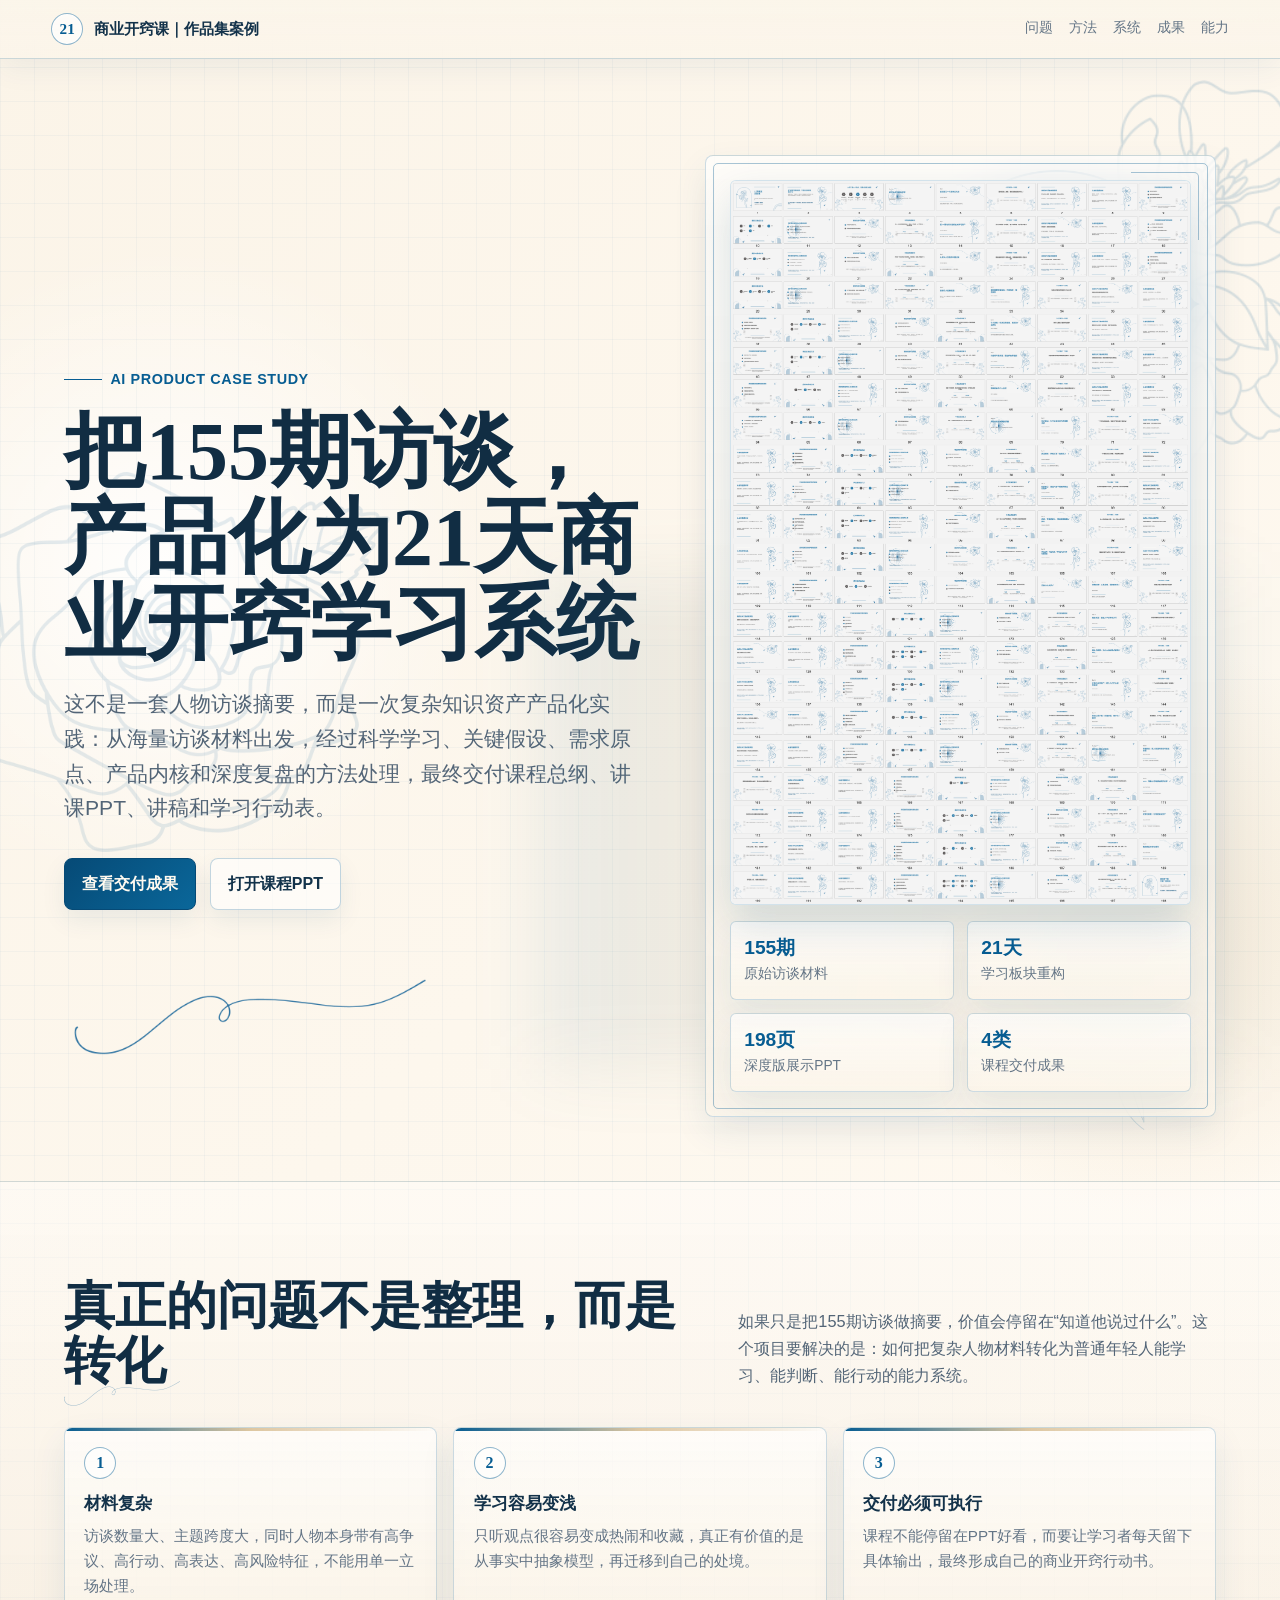
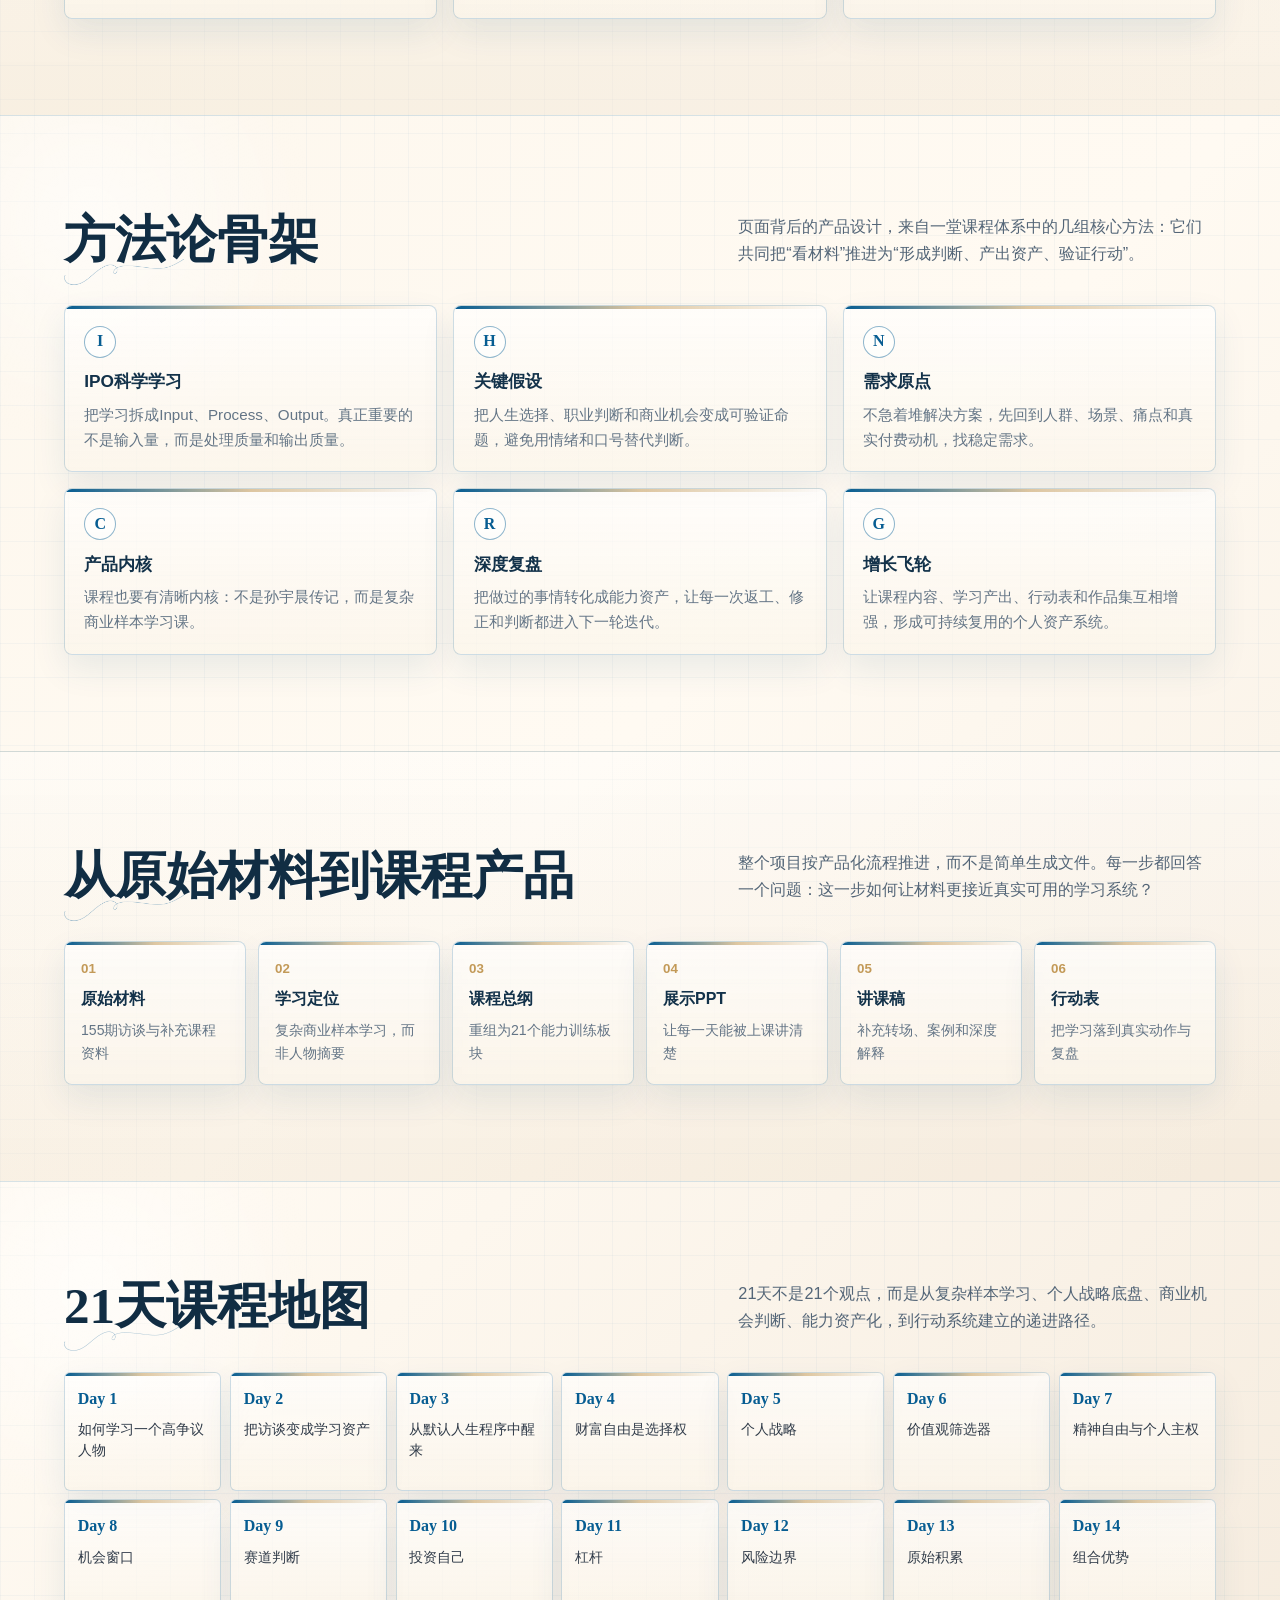
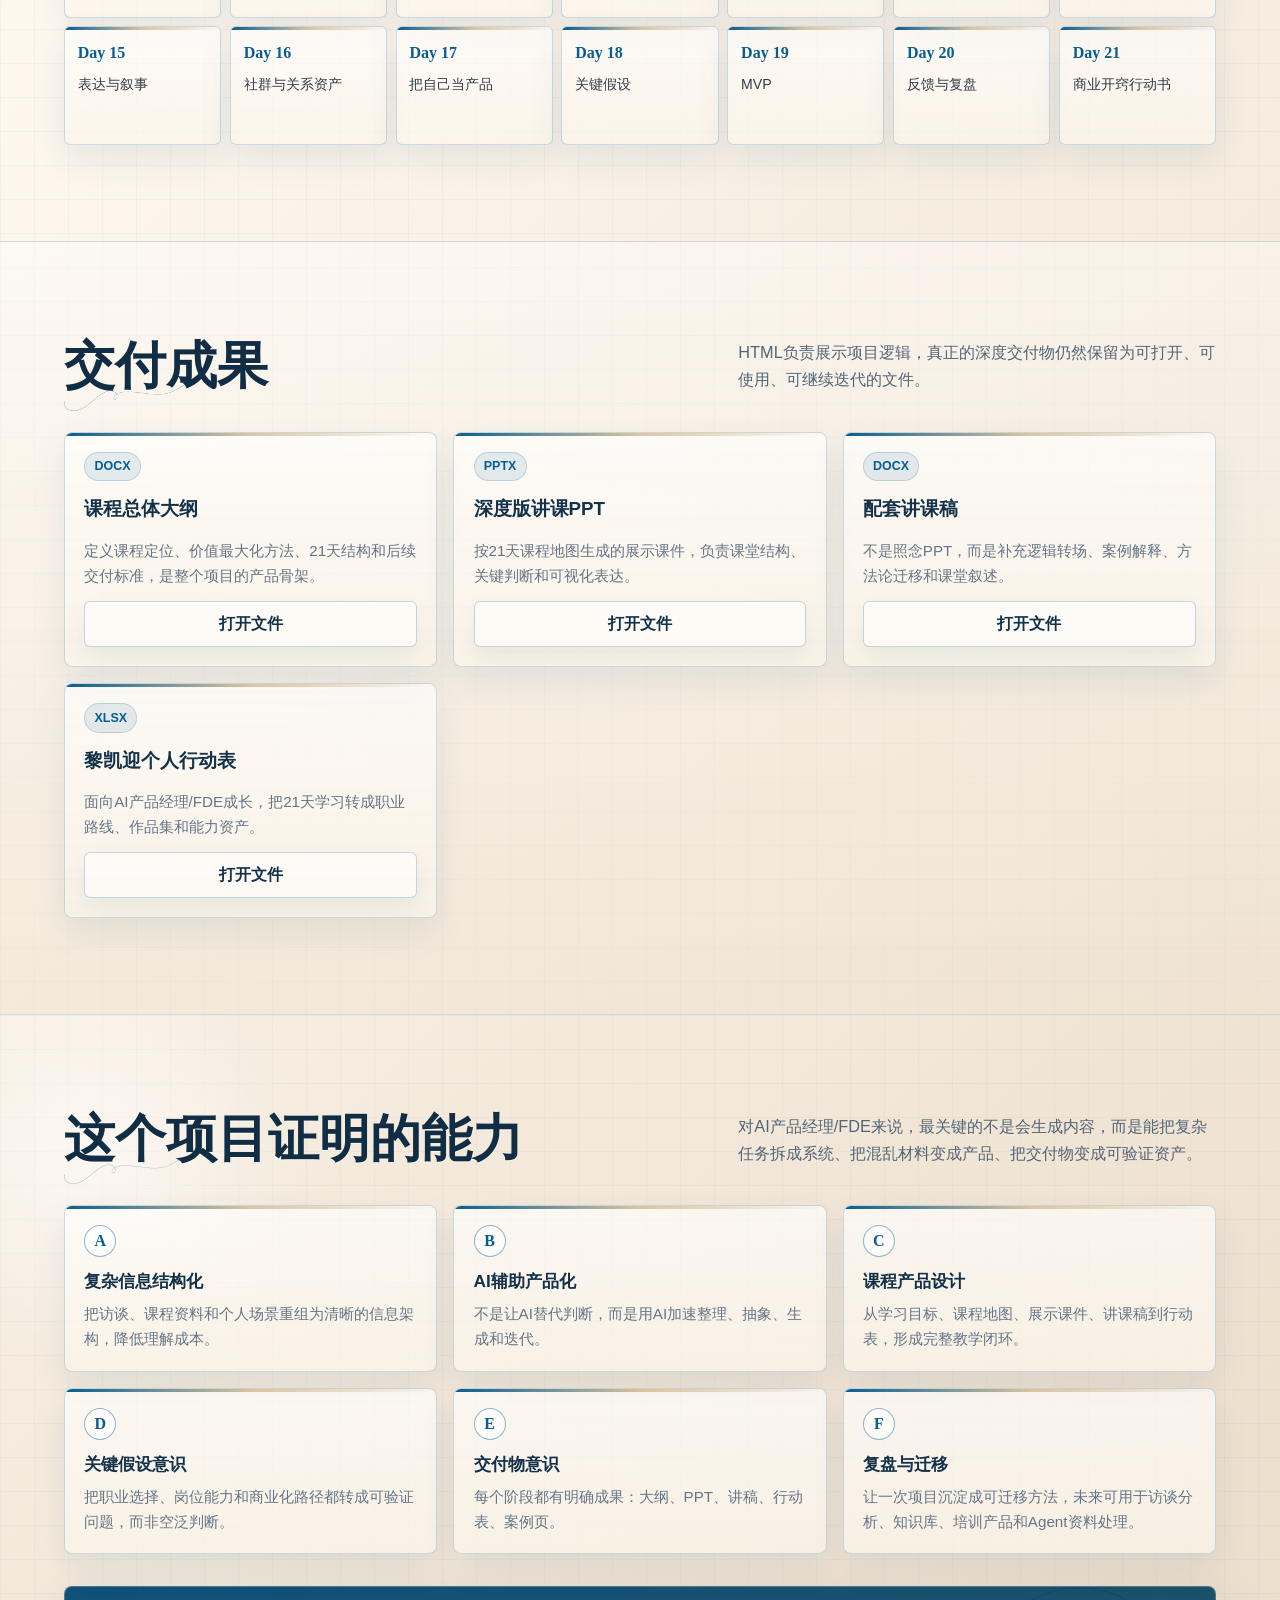
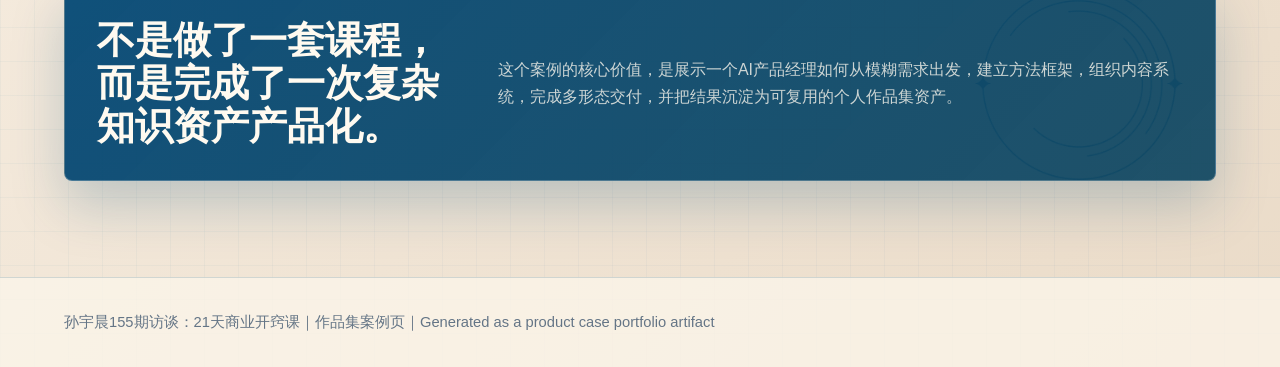
<file: sun-yuchen-course/index.html>
﻿<!doctype html>
<html lang="zh-CN">
<head>
  <meta charset="utf-8" />
  <meta name="viewport" content="width=device-width, initial-scale=1" />
  <title>孙宇晨155期访谈：21天商业开窍课｜作品集案例</title>
  <style>
    :root {
      --ink: #1f2933;
      --muted: #687385;
      --line: rgba(39, 47, 63, 0.14);
      --paper: #fffaf0;
      --soft: #f7ead8;
      --gold: #b98535;
      --rose: #ba6b57;
      --green: #4f735c;
      --blue: #3c6382;
      --shadow: 0 18px 50px rgba(60, 42, 26, 0.14);
      --radius: 8px;
    }

    * { box-sizing: border-box; }

    html {
      scroll-behavior: smooth;
      background: #f4eadc;
    }

    body {
      margin: 0;
      color: var(--ink);
      font-family: "Microsoft YaHei", "PingFang SC", "Noto Sans CJK SC", Arial, sans-serif;
      line-height: 1.65;
      background:
        radial-gradient(circle at 15% 12%, rgba(255,255,255,0.9), transparent 23rem),
        linear-gradient(135deg, #f7efe5 0%, #fffaf0 42%, #ead8c4 100%);
    }

    a { color: inherit; }

    .page {
      min-height: 100vh;
      overflow: hidden;
    }

    .nav {
      position: sticky;
      top: 0;
      z-index: 20;
      display: flex;
      align-items: center;
      justify-content: space-between;
      gap: 1rem;
      padding: 0.8rem clamp(1rem, 4vw, 3.5rem);
      background: rgba(255, 250, 240, 0.82);
      backdrop-filter: blur(18px);
      border-bottom: 1px solid var(--line);
    }

    .brand {
      display: flex;
      align-items: center;
      gap: 0.7rem;
      min-width: 0;
      font-size: 0.95rem;
      font-weight: 700;
      letter-spacing: 0;
      white-space: nowrap;
    }

    .brand-mark {
      width: 2rem;
      height: 2rem;
      display: grid;
      place-items: center;
      border: 1px solid rgba(185, 133, 53, 0.35);
      background: rgba(255, 255, 255, 0.55);
      color: var(--gold);
      border-radius: 50%;
      font-family: Georgia, serif;
      font-weight: 700;
    }

    .nav-links {
      display: flex;
      align-items: center;
      justify-content: flex-end;
      gap: 1rem;
      flex-wrap: wrap;
      color: var(--muted);
      font-size: 0.9rem;
    }

    .nav-links a {
      text-decoration: none;
      border-bottom: 1px solid transparent;
    }

    .nav-links a:hover { border-color: var(--gold); color: var(--ink); }

    .hero {
      min-height: calc(100vh - 58px);
      display: grid;
      grid-template-columns: minmax(0, 1.06fr) minmax(320px, 0.94fr);
      gap: clamp(2rem, 5vw, 5rem);
      align-items: center;
      padding: clamp(3rem, 8vw, 6rem) clamp(1.2rem, 5vw, 5rem) 4rem;
      position: relative;
    }

    .hero:before {
      content: "";
      position: absolute;
      inset: auto -10% 6% 44%;
      height: 46%;
      background: linear-gradient(90deg, rgba(79, 115, 92, 0.10), rgba(185, 133, 53, 0.18), rgba(186, 107, 87, 0.10));
      filter: blur(32px);
      pointer-events: none;
    }

    .eyebrow {
      display: inline-flex;
      align-items: center;
      gap: 0.5rem;
      color: var(--green);
      font-weight: 700;
      font-size: 0.9rem;
      margin-bottom: 1.1rem;
    }

    .eyebrow:before {
      content: "";
      width: 2.4rem;
      height: 1px;
      background: var(--green);
    }

    h1, h2, h3, p { margin-top: 0; }

    h1 {
      max-width: 820px;
      margin-bottom: 1.25rem;
      font-size: clamp(2.5rem, 6vw, 5.6rem);
      line-height: 1.05;
      letter-spacing: 0;
      font-family: Georgia, "Times New Roman", "Microsoft YaHei", serif;
      font-weight: 700;
    }

    .hero-copy {
      max-width: 720px;
      color: #3b4554;
      font-size: clamp(1.05rem, 1.7vw, 1.32rem);
    }

    .hero-actions {
      display: flex;
      flex-wrap: wrap;
      gap: 0.9rem;
      margin-top: 2rem;
    }

    .btn {
      display: inline-flex;
      align-items: center;
      justify-content: center;
      gap: 0.55rem;
      min-height: 2.8rem;
      padding: 0.72rem 1.05rem;
      border-radius: var(--radius);
      border: 1px solid rgba(31, 41, 51, 0.18);
      background: rgba(255, 255, 255, 0.62);
      text-decoration: none;
      font-weight: 700;
      color: var(--ink);
      box-shadow: 0 8px 24px rgba(60, 42, 26, 0.08);
    }

    .btn.primary {
      background: #273447;
      color: #fffaf0;
      border-color: #273447;
    }

    .hero-panel {
      position: relative;
      z-index: 1;
      padding: clamp(1rem, 2vw, 1.35rem);
      border: 1px solid rgba(39, 47, 63, 0.14);
      background: rgba(255, 250, 240, 0.58);
      backdrop-filter: blur(18px);
      box-shadow: var(--shadow);
      border-radius: var(--radius);
    }

    .preview-frame {
      display: block;
      width: 100%;
      border-radius: 6px;
      border: 1px solid rgba(39, 47, 63, 0.12);
      box-shadow: 0 20px 50px rgba(39, 47, 63, 0.16);
      background: #fff;
    }

    .meta-grid {
      display: grid;
      grid-template-columns: repeat(2, minmax(0, 1fr));
      gap: 0.8rem;
      margin-top: 1rem;
    }

    .meta-item {
      padding: 0.85rem;
      border: 1px solid var(--line);
      border-radius: 6px;
      background: rgba(255, 255, 255, 0.52);
    }

    .meta-item strong {
      display: block;
      font-size: 1.2rem;
      line-height: 1.2;
      color: var(--blue);
    }

    .meta-item span {
      display: block;
      margin-top: 0.25rem;
      color: var(--muted);
      font-size: 0.86rem;
    }

    section {
      padding: clamp(3.5rem, 8vw, 6rem) clamp(1.2rem, 5vw, 5rem);
    }

    .section-inner {
      width: min(1180px, 100%);
      margin: 0 auto;
    }

    .section-head {
      display: grid;
      grid-template-columns: minmax(0, 0.78fr) minmax(280px, 0.58fr);
      gap: 2rem;
      align-items: end;
      margin-bottom: 2.4rem;
    }

    h2 {
      margin-bottom: 0;
      font-size: clamp(2rem, 4vw, 3.4rem);
      line-height: 1.08;
      letter-spacing: 0;
      font-family: Georgia, "Times New Roman", "Microsoft YaHei", serif;
    }

    .section-lead {
      color: var(--muted);
      font-size: 1.02rem;
      margin-bottom: 0;
    }

    .band {
      background: rgba(255, 255, 255, 0.34);
      border-top: 1px solid var(--line);
      border-bottom: 1px solid var(--line);
    }

    .problem-grid,
    .method-grid,
    .deliverables,
    .skills-grid {
      display: grid;
      grid-template-columns: repeat(3, minmax(0, 1fr));
      gap: 1rem;
    }

    .tile {
      min-height: 100%;
      padding: 1.2rem;
      border: 1px solid var(--line);
      border-radius: var(--radius);
      background: rgba(255, 250, 240, 0.62);
      box-shadow: 0 12px 30px rgba(60, 42, 26, 0.08);
    }

    .tile h3 {
      margin-bottom: 0.5rem;
      font-size: 1.08rem;
      line-height: 1.35;
    }

    .tile p {
      margin-bottom: 0;
      color: var(--muted);
      font-size: 0.95rem;
    }

    .num {
      display: inline-grid;
      place-items: center;
      width: 2rem;
      height: 2rem;
      margin-bottom: 0.8rem;
      border: 1px solid rgba(185, 133, 53, 0.38);
      border-radius: 50%;
      color: var(--gold);
      font-family: Georgia, serif;
      font-weight: 700;
    }

    .flow {
      display: grid;
      grid-template-columns: repeat(6, minmax(0, 1fr));
      gap: 0.75rem;
    }

    .flow-step {
      position: relative;
      min-height: 9rem;
      padding: 1rem;
      border: 1px solid var(--line);
      border-radius: var(--radius);
      background: rgba(255, 250, 240, 0.68);
    }

    .flow-step:after {
      content: "";
      position: absolute;
      top: 50%;
      right: -0.55rem;
      width: 0.35rem;
      height: 0.35rem;
      border-top: 1.5px solid var(--gold);
      border-right: 1.5px solid var(--gold);
      transform: translateY(-50%) rotate(45deg);
    }

    .flow-step:last-child:after { display: none; }

    .flow-step small {
      display: block;
      margin-bottom: 0.5rem;
      color: var(--gold);
      font-weight: 700;
    }

    .flow-step strong {
      display: block;
      line-height: 1.35;
    }

    .flow-step span {
      display: block;
      margin-top: 0.55rem;
      color: var(--muted);
      font-size: 0.88rem;
    }

    .course-map {
      display: grid;
      grid-template-columns: repeat(7, minmax(0, 1fr));
      gap: 0.55rem;
    }

    .day {
      min-height: 7.4rem;
      padding: 0.8rem;
      border: 1px solid var(--line);
      border-radius: 6px;
      background: rgba(255, 255, 255, 0.5);
    }

    .day strong {
      display: block;
      color: var(--rose);
      font-family: Georgia, serif;
      margin-bottom: 0.45rem;
    }

    .day span {
      display: block;
      color: #303b49;
      font-size: 0.88rem;
      line-height: 1.45;
    }

    .deliverable {
      display: flex;
      flex-direction: column;
      gap: 0.8rem;
      padding: 1.2rem;
      border: 1px solid var(--line);
      border-radius: var(--radius);
      background: rgba(255, 250, 240, 0.7);
      box-shadow: 0 12px 30px rgba(60, 42, 26, 0.08);
    }

    .deliverable .tag {
      align-self: flex-start;
      padding: 0.22rem 0.58rem;
      border-radius: 999px;
      background: rgba(60, 99, 130, 0.12);
      color: var(--blue);
      font-size: 0.78rem;
      font-weight: 700;
    }

    .deliverable h3 { margin-bottom: 0; }

    .deliverable p {
      flex: 1;
      margin-bottom: 0;
      color: var(--muted);
      font-size: 0.95rem;
    }

    .artifact-link {
      display: inline-flex;
      align-items: center;
      justify-content: center;
      min-height: 2.55rem;
      padding: 0.55rem 0.8rem;
      border: 1px solid rgba(31, 41, 51, 0.16);
      border-radius: 6px;
      background: rgba(255, 255, 255, 0.62);
      font-weight: 700;
      text-decoration: none;
    }

    .quote {
      display: grid;
      grid-template-columns: minmax(0, 0.35fr) minmax(0, 0.65fr);
      gap: 2rem;
      align-items: center;
      padding: clamp(1.4rem, 3vw, 2rem);
      border: 1px solid var(--line);
      border-radius: var(--radius);
      background: #273447;
      color: #fffaf0;
      box-shadow: var(--shadow);
    }

    .quote strong {
      font-size: clamp(1.6rem, 3vw, 2.6rem);
      line-height: 1.12;
      font-family: Georgia, "Times New Roman", "Microsoft YaHei", serif;
    }

    .quote p {
      margin-bottom: 0;
      color: rgba(255, 250, 240, 0.78);
    }

    .footer {
      padding: 2rem clamp(1.2rem, 5vw, 5rem);
      border-top: 1px solid var(--line);
      color: var(--muted);
      font-size: 0.92rem;
    }

    @media (max-width: 980px) {
      .hero,
      .section-head,
      .quote {
        grid-template-columns: 1fr;
      }

      .problem-grid,
      .method-grid,
      .deliverables,
      .skills-grid {
        grid-template-columns: repeat(2, minmax(0, 1fr));
      }

      .flow {
        grid-template-columns: repeat(3, minmax(0, 1fr));
      }

      .course-map {
        grid-template-columns: repeat(3, minmax(0, 1fr));
      }
    }

    @media (max-width: 640px) {
      .nav {
        align-items: flex-start;
        flex-direction: column;
      }

      .nav-links {
        justify-content: flex-start;
      }

      .problem-grid,
      .method-grid,
      .deliverables,
      .skills-grid,
      .flow,
      .course-map,
      .meta-grid {
        grid-template-columns: 1fr;
      }

      .flow-step:after { display: none; }

      .hero {
        padding-top: 2.5rem;
      }
    }

    /* PPT reference style layer: a991b2b06fa5ed19a0642f646e21e9d0(1).pptx */
    :root {
      --ink: #13324a;
      --muted: #647586;
      --line: rgba(18, 82, 124, 0.18);
      --paper: #fbf5ea;
      --soft: #efe2cf;
      --gold: #c39a58;
      --rose: #9b6f57;
      --green: #53715f;
      --blue: #075d92;
      --deep-blue: #064a76;
      --shadow: 0 22px 48px rgba(6, 74, 118, 0.12);
    }

    body {
      background:
        linear-gradient(90deg, rgba(7, 93, 146, 0.035) 1px, transparent 1px),
        linear-gradient(0deg, rgba(7, 93, 146, 0.035) 1px, transparent 1px),
        radial-gradient(circle at 13% 11%, rgba(255, 255, 255, 0.92), transparent 20rem),
        radial-gradient(circle at 90% 18%, rgba(195, 154, 88, 0.16), transparent 18rem),
        linear-gradient(135deg, #fbf4e8 0%, #fffaf2 46%, #eadbc8 100%);
      background-size: 34px 34px, 34px 34px, auto, auto, auto;
    }

    body:before,
    body:after {
      content: "";
      position: fixed;
      z-index: 0;
      pointer-events: none;
      opacity: 0.18;
      background-repeat: no-repeat;
      background-size: contain;
    }

    body:before {
      right: -3rem;
      top: 5rem;
      width: min(36vw, 29rem);
      height: min(46vw, 38rem);
      background-image: url("./assets/flower-side.png");
      background-position: top right;
    }

    body:after {
      left: -2.8rem;
      bottom: 3rem;
      width: min(34vw, 28rem);
      height: min(34vw, 28rem);
      opacity: 0.13;
      background-image: url("./assets/rose-large.png");
      background-position: bottom left;
    }

    .page,
    .nav,
    .hero,
    section,
    .footer {
      position: relative;
      z-index: 1;
    }

    .nav {
      background:
        linear-gradient(180deg, rgba(251, 245, 234, 0.94), rgba(251, 245, 234, 0.82));
      border-bottom: 1px solid rgba(7, 93, 146, 0.20);
      box-shadow: 0 10px 30px rgba(6, 74, 118, 0.06);
    }

    .brand-mark {
      border-color: rgba(7, 93, 146, 0.45);
      color: var(--blue);
      background: rgba(255, 255, 255, 0.66);
      box-shadow: inset 0 0 0 1px rgba(255, 255, 255, 0.72);
    }

    .nav-links a {
      position: relative;
      padding: 0.18rem 0;
    }

    .nav-links a:after {
      content: "";
      position: absolute;
      left: 0;
      right: 0;
      bottom: -0.1rem;
      height: 1px;
      background: var(--blue);
      transform: scaleX(0);
      transform-origin: left center;
      transition: transform 180ms ease;
    }

    .nav-links a:hover {
      border-color: transparent;
      color: var(--blue);
    }

    .nav-links a:hover:after {
      transform: scaleX(1);
    }

    .hero {
      background:
        url("./assets/circle-line.png") right 8% top 13% / min(25vw, 18rem) auto no-repeat,
        url("./assets/line-swish.png") left 8% bottom 12% / min(28vw, 22rem) auto no-repeat;
    }

    .hero:before {
      inset: auto 3% 10% 42%;
      height: 44%;
      background:
        linear-gradient(90deg, rgba(7, 93, 146, 0.08), rgba(195, 154, 88, 0.12), rgba(7, 93, 146, 0.05));
      filter: blur(34px);
    }

    .hero:after {
      content: "";
      position: absolute;
      right: clamp(1rem, 5vw, 5rem);
      bottom: clamp(1rem, 4vw, 3.5rem);
      width: min(25vw, 15rem);
      height: min(25vw, 15rem);
      opacity: 0.18;
      pointer-events: none;
      background: url("./assets/rose-stem.png") center / contain no-repeat;
    }

    .eyebrow {
      color: var(--blue);
      letter-spacing: 0.04em;
      text-transform: uppercase;
    }

    .eyebrow:before {
      background: var(--blue);
    }

    h1,
    h2 {
      color: #112d43;
      text-shadow: 0 1px 0 rgba(255, 255, 255, 0.55);
    }

    h1 {
      max-width: 880px;
      font-size: clamp(2.65rem, 6.4vw, 5.9rem);
    }

    .hero-copy,
    .section-lead {
      color: #536577;
    }

    .btn,
    .artifact-link {
      position: relative;
      overflow: hidden;
      border-color: rgba(7, 93, 146, 0.24);
      background: rgba(255, 255, 255, 0.58);
      color: #12324a;
      box-shadow: 0 10px 24px rgba(6, 74, 118, 0.08);
      transition: transform 180ms ease, box-shadow 180ms ease, border-color 180ms ease, background 180ms ease;
    }

    .btn:before,
    .artifact-link:before {
      content: "";
      position: absolute;
      inset: 0;
      background: linear-gradient(115deg, transparent 0%, rgba(255, 255, 255, 0.54) 46%, transparent 64%);
      transform: translateX(-110%);
      transition: transform 360ms ease;
    }

    .btn:hover,
    .artifact-link:hover {
      transform: translateY(-2px);
      border-color: rgba(7, 93, 146, 0.48);
      box-shadow: 0 16px 34px rgba(6, 74, 118, 0.14);
    }

    .btn:hover:before,
    .artifact-link:hover:before {
      transform: translateX(110%);
    }

    .btn.primary {
      background: linear-gradient(135deg, #064a76, #0a679a);
      border-color: #064a76;
      color: #fffaf0;
    }

    .hero-panel,
    .tile,
    .deliverable,
    .flow-step,
    .day,
    .meta-item {
      border-color: rgba(7, 93, 146, 0.20);
      background:
        linear-gradient(180deg, rgba(255, 255, 255, 0.64), rgba(251, 245, 234, 0.72));
      box-shadow: 0 14px 34px rgba(6, 74, 118, 0.09);
    }

    .hero-panel {
      padding: clamp(1.05rem, 2vw, 1.5rem);
      border-width: 1px;
    }

    .hero-panel:before,
    .hero-panel:after {
      content: "";
      position: absolute;
      pointer-events: none;
      border: 1px solid rgba(7, 93, 146, 0.35);
    }

    .hero-panel:before {
      inset: 0.45rem;
      border-radius: 5px;
    }

    .hero-panel:after {
      right: 1rem;
      top: 1rem;
      width: 4.2rem;
      height: 4.2rem;
      border-left: 0;
      border-bottom: 0;
      border-radius: 0 5px 0 0;
    }

    .preview-frame {
      position: relative;
      z-index: 1;
      border-color: rgba(7, 93, 146, 0.18);
      box-shadow: 0 18px 42px rgba(6, 74, 118, 0.16);
    }

    .meta-item strong {
      color: var(--blue);
    }

    section {
      background-image:
        radial-gradient(circle at 7% 16%, rgba(255, 255, 255, 0.58), transparent 14rem);
    }

    .band {
      background:
        linear-gradient(180deg, rgba(255, 255, 255, 0.36), rgba(239, 226, 207, 0.38));
      border-color: rgba(7, 93, 146, 0.16);
    }

    .section-head {
      position: relative;
    }

    .section-head:after {
      content: "";
      position: absolute;
      left: 0;
      bottom: -1.1rem;
      width: min(28rem, 54vw);
      height: 1.6rem;
      opacity: 0.52;
      background: url("./assets/line-swish.png") left center / contain no-repeat;
    }

    .tile,
    .deliverable,
    .flow-step,
    .day {
      position: relative;
      overflow: hidden;
      transition: transform 180ms ease, box-shadow 180ms ease, border-color 180ms ease;
    }

    .tile:before,
    .deliverable:before,
    .flow-step:before,
    .day:before {
      content: "";
      position: absolute;
      left: 0;
      top: 0;
      width: 100%;
      height: 3px;
      background: linear-gradient(90deg, var(--blue), rgba(195, 154, 88, 0.55), transparent);
    }

    .tile:hover,
    .deliverable:hover,
    .flow-step:hover,
    .day:hover {
      transform: translateY(-3px);
      border-color: rgba(7, 93, 146, 0.36);
      box-shadow: 0 20px 42px rgba(6, 74, 118, 0.14);
    }

    .num {
      border-color: rgba(7, 93, 146, 0.45);
      color: var(--blue);
      background: rgba(255, 255, 255, 0.58);
    }

    .flow-step:after {
      border-color: var(--blue);
    }

    .day strong,
    .deliverable .tag {
      color: var(--blue);
    }

    .deliverable .tag {
      background: rgba(7, 93, 146, 0.10);
      border: 1px solid rgba(7, 93, 146, 0.18);
    }

    .quote {
      background:
        linear-gradient(135deg, rgba(6, 74, 118, 0.96), rgba(15, 70, 96, 0.93)),
        url("./assets/circle-line.png") right 2rem center / 13rem auto no-repeat;
      border-color: rgba(255, 250, 240, 0.24);
      box-shadow: 0 24px 54px rgba(6, 74, 118, 0.22);
    }

    .footer {
      background: rgba(251, 245, 234, 0.78);
    }

    @media (max-width: 980px) {
      .hero {
        background:
          url("./assets/circle-line.png") right 5% top 5% / 12rem auto no-repeat;
      }

      .hero:after {
        display: none;
      }
    }

    @media (max-width: 640px) {
      body:before,
      body:after {
        opacity: 0.08;
      }

      .section-head:after {
        width: 70vw;
      }
    }
  </style>
</head>
<body>
  <div class="page">
    <nav class="nav" aria-label="页面导航">
      <div class="brand"><span class="brand-mark">21</span><span>商业开窍课｜作品集案例</span></div>
      <div class="nav-links">
        <a href="#problem">问题</a>
        <a href="#method">方法</a>
        <a href="#system">系统</a>
        <a href="#deliverables">成果</a>
        <a href="#value">能力</a>
      </div>
    </nav>

    <header class="hero">
      <div>
        <div class="eyebrow">AI Product Case Study</div>
        <h1>把155期访谈，产品化为21天商业开窍学习系统</h1>
        <p class="hero-copy">
          这不是一套人物访谈摘要，而是一次复杂知识资产产品化实践：从海量访谈材料出发，经过科学学习、关键假设、需求原点、产品内核和深度复盘的方法处理，最终交付课程总纲、讲课PPT、讲稿和学习行动表。
        </p>
        <div class="hero-actions">
          <a class="btn primary" href="#deliverables">查看交付成果</a>
          <a class="btn" href="./files/teaching-deck.pptx">打开课程PPT</a>
        </div>
      </div>

      <aside class="hero-panel" aria-label="课程成果预览">
        <img class="preview-frame" src="./assets/ppt-preview.png" alt="21天商业开窍课PPT抽样预览" />
        <div class="meta-grid">
          <div class="meta-item"><strong>155期</strong><span>原始访谈材料</span></div>
          <div class="meta-item"><strong>21天</strong><span>学习板块重构</span></div>
          <div class="meta-item"><strong>198页</strong><span>深度版展示PPT</span></div>
          <div class="meta-item"><strong>4类</strong><span>课程交付成果</span></div>
        </div>
      </aside>
    </header>

    <section id="problem" class="band">
      <div class="section-inner">
        <div class="section-head">
          <h2>真正的问题不是整理，而是转化</h2>
          <p class="section-lead">如果只是把155期访谈做摘要，价值会停留在“知道他说过什么”。这个项目要解决的是：如何把复杂人物材料转化为普通年轻人能学习、能判断、能行动的能力系统。</p>
        </div>
        <div class="problem-grid">
          <article class="tile">
            <span class="num">1</span>
            <h3>材料复杂</h3>
            <p>访谈数量大、主题跨度大，同时人物本身带有高争议、高行动、高表达、高风险特征，不能用单一立场处理。</p>
          </article>
          <article class="tile">
            <span class="num">2</span>
            <h3>学习容易变浅</h3>
            <p>只听观点很容易变成热闹和收藏，真正有价值的是从事实中抽象模型，再迁移到自己的处境。</p>
          </article>
          <article class="tile">
            <span class="num">3</span>
            <h3>交付必须可执行</h3>
            <p>课程不能停留在PPT好看，而要让学习者每天留下具体输出，最终形成自己的商业开窍行动书。</p>
          </article>
        </div>
      </div>
    </section>

    <section id="method">
      <div class="section-inner">
        <div class="section-head">
          <h2>方法论骨架</h2>
          <p class="section-lead">页面背后的产品设计，来自一堂课程体系中的几组核心方法：它们共同把“看材料”推进为“形成判断、产出资产、验证行动”。</p>
        </div>
        <div class="method-grid">
          <article class="tile">
            <span class="num">I</span>
            <h3>IPO科学学习</h3>
            <p>把学习拆成Input、Process、Output。真正重要的不是输入量，而是处理质量和输出质量。</p>
          </article>
          <article class="tile">
            <span class="num">H</span>
            <h3>关键假设</h3>
            <p>把人生选择、职业判断和商业机会变成可验证命题，避免用情绪和口号替代判断。</p>
          </article>
          <article class="tile">
            <span class="num">N</span>
            <h3>需求原点</h3>
            <p>不急着堆解决方案，先回到人群、场景、痛点和真实付费动机，找稳定需求。</p>
          </article>
          <article class="tile">
            <span class="num">C</span>
            <h3>产品内核</h3>
            <p>课程也要有清晰内核：不是孙宇晨传记，而是复杂商业样本学习课。</p>
          </article>
          <article class="tile">
            <span class="num">R</span>
            <h3>深度复盘</h3>
            <p>把做过的事情转化成能力资产，让每一次返工、修正和判断都进入下一轮迭代。</p>
          </article>
          <article class="tile">
            <span class="num">G</span>
            <h3>增长飞轮</h3>
            <p>让课程内容、学习产出、行动表和作品集互相增强，形成可持续复用的个人资产系统。</p>
          </article>
        </div>
      </div>
    </section>

    <section id="system" class="band">
      <div class="section-inner">
        <div class="section-head">
          <h2>从原始材料到课程产品</h2>
          <p class="section-lead">整个项目按产品化流程推进，而不是简单生成文件。每一步都回答一个问题：这一步如何让材料更接近真实可用的学习系统？</p>
        </div>
        <div class="flow">
          <div class="flow-step"><small>01</small><strong>原始材料</strong><span>155期访谈与补充课程资料</span></div>
          <div class="flow-step"><small>02</small><strong>学习定位</strong><span>复杂商业样本学习，而非人物摘要</span></div>
          <div class="flow-step"><small>03</small><strong>课程总纲</strong><span>重组为21个能力训练板块</span></div>
          <div class="flow-step"><small>04</small><strong>展示PPT</strong><span>让每一天能被上课讲清楚</span></div>
          <div class="flow-step"><small>05</small><strong>讲课稿</strong><span>补充转场、案例和深度解释</span></div>
          <div class="flow-step"><small>06</small><strong>行动表</strong><span>把学习落到真实动作与复盘</span></div>
        </div>
      </div>
    </section>

    <section>
      <div class="section-inner">
        <div class="section-head">
          <h2>21天课程地图</h2>
          <p class="section-lead">21天不是21个观点，而是从复杂样本学习、个人战略底盘、商业机会判断、能力资产化，到行动系统建立的递进路径。</p>
        </div>
        <div class="course-map">
          <div class="day"><strong>Day 1</strong><span>如何学习一个高争议人物</span></div>
          <div class="day"><strong>Day 2</strong><span>把访谈变成学习资产</span></div>
          <div class="day"><strong>Day 3</strong><span>从默认人生程序中醒来</span></div>
          <div class="day"><strong>Day 4</strong><span>财富自由是选择权</span></div>
          <div class="day"><strong>Day 5</strong><span>个人战略</span></div>
          <div class="day"><strong>Day 6</strong><span>价值观筛选器</span></div>
          <div class="day"><strong>Day 7</strong><span>精神自由与个人主权</span></div>
          <div class="day"><strong>Day 8</strong><span>机会窗口</span></div>
          <div class="day"><strong>Day 9</strong><span>赛道判断</span></div>
          <div class="day"><strong>Day 10</strong><span>投资自己</span></div>
          <div class="day"><strong>Day 11</strong><span>杠杆</span></div>
          <div class="day"><strong>Day 12</strong><span>风险边界</span></div>
          <div class="day"><strong>Day 13</strong><span>原始积累</span></div>
          <div class="day"><strong>Day 14</strong><span>组合优势</span></div>
          <div class="day"><strong>Day 15</strong><span>表达与叙事</span></div>
          <div class="day"><strong>Day 16</strong><span>社群与关系资产</span></div>
          <div class="day"><strong>Day 17</strong><span>把自己当产品</span></div>
          <div class="day"><strong>Day 18</strong><span>关键假设</span></div>
          <div class="day"><strong>Day 19</strong><span>MVP</span></div>
          <div class="day"><strong>Day 20</strong><span>反馈与复盘</span></div>
          <div class="day"><strong>Day 21</strong><span>商业开窍行动书</span></div>
        </div>
      </div>
    </section>

    <section id="deliverables" class="band">
      <div class="section-inner">
        <div class="section-head">
          <h2>交付成果</h2>
          <p class="section-lead">HTML负责展示项目逻辑，真正的深度交付物仍然保留为可打开、可使用、可继续迭代的文件。</p>
        </div>
        <div class="deliverables">
          <article class="deliverable">
            <span class="tag">DOCX</span>
            <h3>课程总体大纲</h3>
            <p>定义课程定位、价值最大化方法、21天结构和后续交付标准，是整个项目的产品骨架。</p>
            <a class="artifact-link" href="./files/course-outline.docx">打开文件</a>
          </article>
          <article class="deliverable">
            <span class="tag">PPTX</span>
            <h3>深度版讲课PPT</h3>
            <p>按21天课程地图生成的展示课件，负责课堂结构、关键判断和可视化表达。</p>
            <a class="artifact-link" href="./files/teaching-deck.pptx">打开文件</a>
          </article>
          <article class="deliverable">
            <span class="tag">DOCX</span>
            <h3>配套讲课稿</h3>
            <p>不是照念PPT，而是补充逻辑转场、案例解释、方法论迁移和课堂叙述。</p>
            <a class="artifact-link" href="./files/teaching-script.docx">打开文件</a>
          </article>
          <article class="deliverable">
            <span class="tag">XLSX</span>
            <h3>黎凯迎个人行动表</h3>
            <p>面向AI产品经理/FDE成长，把21天学习转成职业路线、作品集和能力资产。</p>
            <a class="artifact-link" href="./files/kaiying-action-table.xlsx">打开文件</a>
          </article>
        </div>
      </div>
    </section>

    <section id="value">
      <div class="section-inner">
        <div class="section-head">
          <h2>这个项目证明的能力</h2>
          <p class="section-lead">对AI产品经理/FDE来说，最关键的不是会生成内容，而是能把复杂任务拆成系统、把混乱材料变成产品、把交付物变成可验证资产。</p>
        </div>
        <div class="skills-grid">
          <article class="tile">
            <span class="num">A</span>
            <h3>复杂信息结构化</h3>
            <p>把访谈、课程资料和个人场景重组为清晰的信息架构，降低理解成本。</p>
          </article>
          <article class="tile">
            <span class="num">B</span>
            <h3>AI辅助产品化</h3>
            <p>不是让AI替代判断，而是用AI加速整理、抽象、生成和迭代。</p>
          </article>
          <article class="tile">
            <span class="num">C</span>
            <h3>课程产品设计</h3>
            <p>从学习目标、课程地图、展示课件、讲课稿到行动表，形成完整教学闭环。</p>
          </article>
          <article class="tile">
            <span class="num">D</span>
            <h3>关键假设意识</h3>
            <p>把职业选择、岗位能力和商业化路径都转成可验证问题，而非空泛判断。</p>
          </article>
          <article class="tile">
            <span class="num">E</span>
            <h3>交付物意识</h3>
            <p>每个阶段都有明确成果：大纲、PPT、讲稿、行动表、案例页。</p>
          </article>
          <article class="tile">
            <span class="num">F</span>
            <h3>复盘与迁移</h3>
            <p>让一次项目沉淀成可迁移方法，未来可用于访谈分析、知识库、培训产品和Agent资料处理。</p>
          </article>
        </div>
        <div style="height:2rem"></div>
        <div class="quote">
          <strong>不是做了一套课程，而是完成了一次复杂知识资产产品化。</strong>
          <p>这个案例的核心价值，是展示一个AI产品经理如何从模糊需求出发，建立方法框架，组织内容系统，完成多形态交付，并把结果沉淀为可复用的个人作品集资产。</p>
        </div>
      </div>
    </section>

    <footer class="footer">
      <div class="section-inner">孙宇晨155期访谈：21天商业开窍课｜作品集案例页｜Generated as a product case portfolio artifact</div>
    </footer>
  </div>
</body>
</html>
</file>
<file: star-event-demo/styles.css>
:root {
  --bg: #040612;
  --panel: rgba(10, 14, 34, 0.34);
  --panel-strong: rgba(14, 20, 48, 0.28);
  --panel-soft: rgba(255, 255, 255, 0.045);
  --ink: #f4f7ff;
  --muted: #aab4d6;
  --line: rgba(190, 218, 255, 0.22);
  --line-strong: rgba(151, 231, 255, 0.68);
  --accent: #34d5ff;
  --accent-dark: #2c7bff;
  --accent-glow: rgba(52, 213, 255, 0.32);
  --gold: #ffd166;
  --rose: #ff6b9d;
  --violet: #9d7cff;
  --blue: #58a6ff;
  --shadow: 0 24px 70px rgba(0, 0, 0, 0.42);
  --glass-blur: blur(18px);
}

* {
  box-sizing: border-box;
}

[hidden] {
  display: none !important;
}

body {
  margin: 0;
  height: 100vh;
  min-height: 100vh;
  background:
    linear-gradient(180deg, rgba(2, 4, 14, 0.16), rgba(2, 4, 14, 0.54)),
    url("./assets/cosmic-bg.png") center / cover fixed,
    #040612;
  color: var(--ink);
  font-family: "Microsoft YaHei", "PingFang SC", system-ui, sans-serif;
  overflow: hidden;
}

body::before,
body::after {
  content: "";
  position: fixed;
  inset: 0;
  pointer-events: none;
}

body::before {
  background-image:
    radial-gradient(circle, rgba(255, 255, 255, 0.92) 0 1px, transparent 1.5px),
    radial-gradient(circle, rgba(113, 214, 255, 0.9) 0 1px, transparent 1.5px),
    radial-gradient(circle, rgba(255, 209, 102, 0.76) 0 1px, transparent 1.5px);
  background-position: 0 0, 36px 58px, 92px 28px;
  background-size: 118px 118px, 176px 176px, 236px 236px;
  opacity: 0.42;
}

body::after {
  background:
    linear-gradient(112deg, transparent 4%, rgba(83, 102, 255, 0.08) 34%, rgba(69, 223, 255, 0.16) 48%, rgba(255, 255, 255, 0.1) 52%, rgba(179, 95, 255, 0.08) 64%, transparent 88%),
    radial-gradient(ellipse at 58% 45%, rgba(255, 255, 255, 0.1), transparent 30%);
  filter: blur(1px);
  opacity: 0.62;
}

button,
input,
select,
textarea {
  font: inherit;
}

*::-webkit-scrollbar {
  width: 10px;
  height: 10px;
}

*::-webkit-scrollbar-track {
  background: rgba(255, 255, 255, 0.04);
}

*::-webkit-scrollbar-thumb {
  background: linear-gradient(180deg, rgba(52, 213, 255, 0.46), rgba(157, 124, 255, 0.42));
  border: 2px solid rgba(6, 10, 24, 0.36);
  border-radius: 999px;
}

button {
  cursor: pointer;
}

.app-shell {
  display: grid;
  grid-template-columns: 300px minmax(0, 1fr) 360px;
  height: 100vh;
  min-height: 0;
  position: relative;
  z-index: 1;
  overflow: hidden;
}

.sidebar,
.editor-panel {
  background: var(--panel);
  border-color: var(--line);
  padding: 22px;
  min-height: 0;
  overflow-x: hidden;
  overflow-y: auto;
  backdrop-filter: blur(22px) saturate(138%);
  box-shadow:
    inset 0 1px 0 rgba(255, 255, 255, 0.1),
    0 24px 80px rgba(0, 0, 0, 0.24);
}

.sidebar {
  border-right: 1px solid var(--line);
}

.editor-panel {
  border-left: 1px solid var(--line);
}

.sidebar::before,
.editor-panel::before {
  content: "";
  position: sticky;
  top: 0;
  display: block;
  height: 1px;
  margin: -22px -22px 21px;
  background: linear-gradient(90deg, transparent, rgba(151, 231, 255, 0.42), transparent);
}

.brand {
  display: flex;
  gap: 12px;
  align-items: center;
  margin-bottom: 22px;
}

.brand-mark {
  display: grid;
  place-items: center;
  width: 42px;
  height: 42px;
  border-radius: 8px;
  background: linear-gradient(145deg, rgba(52, 213, 255, 0.14), rgba(157, 124, 255, 0.2));
  border: 1px solid rgba(205, 234, 255, 0.28);
  color: var(--gold);
  font-size: 22px;
  font-weight: 800;
  box-shadow: 0 0 28px rgba(52, 213, 255, 0.24), inset 0 0 18px rgba(255, 255, 255, 0.05);
}

.brand h1,
.panel-head h2,
.agenda-block h2 {
  margin: 0;
  letter-spacing: 0;
}

.brand h1 {
  font-size: 18px;
  line-height: 1.25;
  color: #ffffff;
}

.brand p,
.panel-head p,
.block-head span,
.month-subtitle {
  color: var(--muted);
  margin: 4px 0 0;
  font-size: 13px;
}

.summary {
  display: grid;
  grid-template-columns: repeat(3, 1fr);
  gap: 8px;
  margin-bottom: 22px;
}

.summary-card {
  background: linear-gradient(180deg, rgba(255, 255, 255, 0.105), rgba(255, 255, 255, 0.035));
  border: 1px solid var(--line);
  border-radius: 8px;
  padding: 10px;
  box-shadow: inset 0 1px 0 rgba(255, 255, 255, 0.1), 0 14px 28px rgba(0, 0, 0, 0.14);
}

.summary-card span {
  display: block;
  color: var(--muted);
  font-size: 12px;
  white-space: nowrap;
}

.summary-card strong {
  display: block;
  margin-top: 6px;
  font-size: 24px;
  text-shadow: 0 0 18px rgba(151, 231, 255, 0.16);
}

.agenda-block {
  margin-top: 18px;
}

.block-head {
  display: flex;
  align-items: baseline;
  justify-content: space-between;
  margin-bottom: 10px;
}

.agenda-list {
  display: grid;
  gap: 8px;
}

.agenda-empty {
  color: var(--muted);
  background: rgba(255, 255, 255, 0.045);
  border: 1px dashed var(--line);
  border-radius: 8px;
  padding: 14px;
  font-size: 13px;
}

.agenda-item {
  border: 1px solid var(--line);
  border-left: 4px solid var(--accent);
  border-radius: 8px;
  background: rgba(255, 255, 255, 0.07);
  padding: 10px;
  color: var(--ink);
  text-align: left;
  box-shadow: 0 10px 24px rgba(0, 0, 0, 0.14);
}

.agenda-item,
.event-pill,
.day-cell {
  transition: transform 0.16s ease, border-color 0.16s ease, box-shadow 0.16s ease, background 0.16s ease;
}

.agenda-item:hover,
.event-pill:hover,
.day-cell:hover {
  transform: translateY(-1px);
}

.agenda-item:hover {
  border-color: var(--line-strong);
  box-shadow: 0 0 24px rgba(52, 213, 255, 0.14);
}

.agenda-item:focus-visible,
.event-pill:focus-visible,
.icon-btn:focus-visible,
.primary-btn:focus-visible,
.secondary-btn:focus-visible,
.danger-btn:focus-visible,
.star-btn:focus-visible,
.add-row-btn:focus-visible,
.row-delete:focus-visible {
  outline: 2px solid rgba(151, 231, 255, 0.86);
  outline-offset: 2px;
}

.agenda-item strong {
  display: block;
  font-size: 14px;
  text-shadow: 0 0 16px rgba(255, 255, 255, 0.08);
}

.agenda-meta {
  color: var(--muted);
  font-size: 12px;
  margin-top: 6px;
}

.calendar-area {
  padding: 22px;
  min-height: 0;
  overflow: auto;
  background: transparent;
}

.toolbar {
  display: flex;
  align-items: center;
  justify-content: space-between;
  gap: 16px;
  margin-bottom: 18px;
}

.month-nav,
.toolbar-actions {
  display: flex;
  align-items: center;
  gap: 12px;
}

.month-title {
  font-size: 28px;
  font-weight: 800;
  line-height: 1.1;
  text-shadow: 0 0 22px rgba(52, 213, 255, 0.22);
}

.icon-btn,
.primary-btn,
.secondary-btn,
.danger-btn {
  border: 1px solid var(--line);
  border-radius: 8px;
  min-height: 38px;
  padding: 0 14px;
  background: rgba(255, 255, 255, 0.08);
  color: var(--ink);
  backdrop-filter: blur(16px) saturate(135%);
  box-shadow:
    inset 0 1px 0 rgba(255, 255, 255, 0.12),
    0 12px 30px rgba(0, 0, 0, 0.16);
  transition: transform 0.16s ease, border-color 0.16s ease, box-shadow 0.16s ease, background 0.16s ease;
}

.icon-btn {
  width: 38px;
  padding: 0;
  font-size: 24px;
  line-height: 1;
}

.primary-btn {
  background: linear-gradient(135deg, rgba(52, 213, 255, 0.86), rgba(44, 123, 255, 0.82) 58%, rgba(157, 124, 255, 0.82));
  border-color: rgba(130, 223, 255, 0.72);
  color: #06111f;
  font-weight: 700;
  box-shadow: 0 12px 32px rgba(52, 213, 255, 0.28);
}

.primary-btn:hover {
  background: linear-gradient(135deg, rgba(126, 231, 255, 0.94), rgba(59, 139, 255, 0.9) 58%, rgba(177, 148, 255, 0.9));
  box-shadow: 0 14px 38px rgba(52, 213, 255, 0.38);
}

.secondary-btn:hover,
.icon-btn:hover {
  border-color: var(--line-strong);
  box-shadow: 0 0 22px var(--accent-glow);
  transform: translateY(-1px);
}

.danger-btn {
  color: var(--rose);
  border-color: rgba(255, 107, 157, 0.38);
}

.weekday-row,
.calendar-grid {
  display: grid;
  grid-template-columns: repeat(7, minmax(86px, 1fr));
}

.weekday-row {
  color: var(--muted);
  font-size: 13px;
  margin-bottom: 8px;
  text-shadow: 0 0 12px rgba(0, 0, 0, 0.22);
}

.weekday-row span {
  padding: 0 8px;
}

.calendar-grid {
  gap: 8px;
}

.day-cell {
  min-height: 128px;
  background: var(--panel-strong);
  border: 1px solid var(--line);
  border-radius: 8px;
  padding: 8px;
  position: relative;
  overflow: hidden;
  backdrop-filter: blur(14px) saturate(126%);
  box-shadow:
    inset 0 1px 0 rgba(255, 255, 255, 0.09),
    inset 0 -28px 46px rgba(52, 213, 255, 0.025),
    0 18px 46px rgba(0, 0, 0, 0.18);
}

.day-cell::before {
  content: "";
  position: absolute;
  inset: 0;
  background:
    radial-gradient(circle at 18% 18%, rgba(255, 255, 255, 0.2), transparent 18px),
    radial-gradient(circle at 82% 72%, rgba(52, 213, 255, 0.15), transparent 26px);
  opacity: 0.28;
  transition: opacity 0.16s ease;
}

.day-cell:hover::before {
  opacity: 0.78;
}

.day-cell.outside {
  opacity: 0.28;
}

.day-cell.today {
  border-color: var(--line-strong);
  box-shadow: inset 0 0 0 1px rgba(52, 213, 255, 0.7), 0 0 28px rgba(52, 213, 255, 0.18);
}

.day-cell.selected {
  border-color: rgba(255, 209, 102, 0.72);
  box-shadow: 0 0 26px rgba(255, 209, 102, 0.18), var(--shadow);
}

.day-number {
  display: flex;
  align-items: center;
  justify-content: space-between;
  margin-bottom: 8px;
  font-size: 13px;
  color: var(--muted);
  position: relative;
  z-index: 1;
}

.today-pill {
  color: var(--accent);
  font-weight: 700;
  text-shadow: 0 0 14px rgba(52, 213, 255, 0.46);
}

.event-pill {
  display: block;
  width: 100%;
  border: 1px solid rgba(190, 218, 255, 0.12);
  border-left: 4px solid var(--accent);
  border-radius: 6px;
  background: rgba(52, 213, 255, 0.12);
  color: var(--ink);
  margin-top: 6px;
  padding: 7px 7px 7px 8px;
  text-align: left;
  font-size: 12px;
  line-height: 1.35;
  position: relative;
  z-index: 1;
  overflow: hidden;
  backdrop-filter: blur(10px);
  box-shadow: inset 0 1px 0 rgba(255, 255, 255, 0.08), 0 8px 18px rgba(0, 0, 0, 0.12);
}

.event-pill strong,
.event-time {
  display: block;
  overflow: hidden;
  text-overflow: ellipsis;
}

.event-pill.level-5 {
  border-left-color: var(--rose);
  background: rgba(255, 107, 157, 0.16);
}

.event-pill.level-4 {
  border-left-color: var(--gold);
  background: rgba(255, 209, 102, 0.14);
}

.event-time {
  color: var(--muted);
}

.panel-head {
  display: flex;
  align-items: flex-start;
  justify-content: space-between;
  margin-bottom: 18px;
}

.event-form {
  display: grid;
  gap: 14px;
}

.event-form label {
  display: grid;
  gap: 7px;
}

.event-form label span {
  color: var(--muted);
  font-size: 13px;
}

input,
select,
textarea {
  width: 100%;
  border: 1px solid var(--line);
  border-radius: 8px;
  background: rgba(255, 255, 255, 0.075);
  color: var(--ink);
  padding: 10px 11px;
  outline: none;
  backdrop-filter: blur(12px);
  box-shadow: inset 0 1px 0 rgba(255, 255, 255, 0.06);
}

input::placeholder,
textarea::placeholder {
  color: rgba(170, 180, 214, 0.72);
}

input:focus,
select:focus,
textarea:focus {
  border-color: var(--line-strong);
  box-shadow: 0 0 0 3px rgba(52, 213, 255, 0.14), 0 0 24px rgba(52, 213, 255, 0.1);
}

select option {
  color: #0b1020;
}

textarea {
  resize: vertical;
}

.two-cols {
  display: grid;
  grid-template-columns: 1fr 1fr;
  gap: 10px;
}

.stars {
  display: flex;
  gap: 4px;
}

.star-btn {
  border: 0;
  background: transparent;
  color: rgba(170, 180, 214, 0.42);
  font-size: 26px;
  padding: 0;
  min-width: 30px;
}

.star-btn.active {
  color: var(--gold);
  text-shadow: 0 0 16px rgba(255, 209, 102, 0.36);
}

.field-help {
  color: var(--muted);
  font-size: 12px;
}

.inline-actions {
  display: flex;
  gap: 8px;
  flex-wrap: wrap;
}

.upload-box {
  position: relative;
  display: flex;
  align-items: center;
  gap: 12px;
  border: 1px dashed var(--accent);
  border-radius: 8px;
  background: rgba(52, 213, 255, 0.065);
  padding: 14px;
  backdrop-filter: blur(12px);
  box-shadow: inset 0 1px 0 rgba(255, 255, 255, 0.08);
}

.upload-box input {
  position: absolute;
  inset: 0;
  opacity: 0;
  cursor: pointer;
}

.upload-box strong {
  display: block;
  font-size: 14px;
}

.upload-box p {
  margin: 4px 0 0;
  color: var(--muted);
  font-size: 12px;
}

.reminder-rows {
  display: grid;
  gap: 8px;
}

.reminder-row {
  display: grid;
  grid-template-columns: auto minmax(76px, 96px) 1fr 38px;
  align-items: center;
  gap: 8px;
}

.reminder-prefix {
  color: var(--muted);
  font-size: 13px;
  white-space: nowrap;
}

.reminder-empty {
  border: 1px solid var(--line);
  border-radius: 8px;
  background: rgba(255, 255, 255, 0.045);
  color: var(--muted);
  padding: 10px 11px;
  font-size: 13px;
  backdrop-filter: blur(12px);
}

.row-delete {
  width: 38px;
  height: 38px;
  border: 1px solid var(--line);
  border-radius: 8px;
  background: rgba(255, 255, 255, 0.065);
  color: var(--muted);
  padding: 0;
  font-size: 20px;
  backdrop-filter: blur(12px);
}

.row-delete:hover {
  color: var(--rose);
  border-color: var(--rose);
}

.add-row-btn {
  width: 100%;
  min-height: 38px;
  border: 1px dashed var(--accent);
  border-radius: 8px;
  background: rgba(52, 213, 255, 0.06);
  color: #8eeaff;
  font-weight: 700;
  backdrop-filter: blur(12px);
  box-shadow: inset 0 1px 0 rgba(255, 255, 255, 0.08);
}

.image-preview {
  display: grid;
  grid-template-columns: repeat(2, 1fr);
  gap: 8px;
}

.image-preview figure {
  margin: 0;
  position: relative;
}

.image-preview img {
  width: 100%;
  aspect-ratio: 16 / 9;
  object-fit: contain;
  background: rgba(0, 0, 0, 0.22);
  border-radius: 8px;
  border: 1px solid var(--line);
}

.event-detail {
  display: grid;
  gap: 14px;
  padding-bottom: 24px;
}

.event-detail[hidden] {
  display: none;
}

.editor-panel.detail-mode .event-form,
.editor-panel.form-mode .event-detail {
  display: none !important;
}

.detail-hero {
  border: 1px solid var(--line);
  border-radius: 8px;
  background: linear-gradient(180deg, rgba(52, 213, 255, 0.1), rgba(157, 124, 255, 0.08));
  padding: 16px;
  backdrop-filter: blur(14px);
  box-shadow: inset 0 1px 0 rgba(255, 255, 255, 0.09), 0 18px 42px rgba(0, 0, 0, 0.18);
}

.detail-title-row {
  display: grid;
  grid-template-columns: 14px 1fr;
  gap: 10px;
  align-items: start;
}

.detail-color-dot {
  width: 14px;
  height: 14px;
  margin-top: 7px;
  border-radius: 4px;
  background: linear-gradient(135deg, var(--accent), var(--violet));
  box-shadow: 0 0 16px rgba(52, 213, 255, 0.42);
}

.detail-hero h3 {
  margin: 0;
  font-size: 24px;
  line-height: 1.28;
  word-break: break-word;
}

.detail-meta-line {
  margin: 10px 0 0 24px;
  color: #8eeaff;
  font-size: 14px;
}

.detail-stars {
  margin: 10px 0 0 24px;
  color: var(--gold);
  letter-spacing: 2px;
}

.detail-actions {
  display: flex;
  justify-content: flex-end;
}

.detail-list {
  display: grid;
  gap: 12px;
}

.detail-section {
  display: grid;
  grid-template-columns: 26px 1fr;
  gap: 12px;
  border: 1px solid rgba(190, 218, 255, 0.16);
  border-radius: 8px;
  background: rgba(255, 255, 255, 0.055);
  padding: 12px;
  backdrop-filter: blur(12px);
}

.detail-section h4 {
  margin: 0 0 6px;
  color: var(--muted);
  font-size: 13px;
  font-weight: 600;
}

.detail-section p,
.detail-section ul {
  margin: 0;
  color: var(--ink);
  font-size: 14px;
  line-height: 1.7;
  word-break: break-word;
}

.detail-section ul {
  padding-left: 18px;
}

.detail-icon {
  color: var(--muted);
  font-size: 18px;
  line-height: 1.25;
  text-align: center;
}

.detail-links {
  display: grid;
  gap: 8px;
}

.detail-links a {
  color: #8eeaff;
  text-decoration: none;
  border: 1px solid rgba(151, 231, 255, 0.24);
  border-radius: 8px;
  background: rgba(52, 213, 255, 0.07);
  padding: 9px 10px;
  word-break: break-all;
}

.detail-links a:hover {
  border-color: var(--line-strong);
  box-shadow: 0 0 20px rgba(52, 213, 255, 0.16);
}

.detail-images {
  display: grid;
  gap: 12px;
}

.detail-images a {
  display: block;
}

.detail-images img {
  display: block;
  width: 100%;
  height: auto;
  max-height: none;
  object-fit: contain;
  border-radius: 8px;
  border: 1px solid var(--line);
  background: rgba(0, 0, 0, 0.2);
  box-shadow: 0 14px 34px rgba(0, 0, 0, 0.18);
}

.image-preview button {
  position: absolute;
  right: 6px;
  top: 6px;
  border: 0;
  border-radius: 6px;
  background: rgba(6, 10, 24, 0.82);
  color: #fff;
  padding: 4px 7px;
  font-size: 12px;
}

.form-actions {
  display: flex;
  justify-content: space-between;
  gap: 10px;
  padding-top: 6px;
}

.hide-desktop {
  display: none;
}

@media (max-width: 1180px) {
  .app-shell {
    grid-template-columns: 260px minmax(0, 1fr);
  }
  .editor-panel {
    position: fixed;
    z-index: 10;
    inset: 0 0 0 auto;
    width: min(420px, 100vw);
    box-shadow: var(--shadow);
    transform: translateX(100%);
    transition: transform 0.18s ease;
  }
  .editor-panel.open {
    transform: translateX(0);
  }
  .hide-desktop {
    display: inline-grid;
  }
}

@media (max-width: 760px) {
  :root {
    --glass-blur: none;
    --shadow: 0 10px 26px rgba(0, 0, 0, 0.24);
  }
  body {
    height: auto;
    min-height: 100dvh;
    overflow-x: hidden;
    overflow-y: auto;
    background:
      linear-gradient(180deg, rgba(2, 4, 14, 0.18), rgba(2, 4, 14, 0.6)),
      url("./assets/cosmic-bg.png") center top / cover scroll,
      #040612;
    -webkit-overflow-scrolling: touch;
    overscroll-behavior-y: contain;
  }
  body::before {
    opacity: 0.26;
  }
  body::after {
    display: none;
  }
  .app-shell {
    display: block;
    height: auto;
    min-height: 100dvh;
    overflow: visible;
  }
  .sidebar,
  .editor-panel,
  .calendar-area,
  .day-cell,
  .event-pill,
  .agenda-item,
  .summary-card,
  .detail-hero,
  .detail-section,
  input,
  select,
  textarea,
  .icon-btn,
  .primary-btn,
  .secondary-btn,
  .danger-btn {
    backdrop-filter: none;
    box-shadow: none;
  }
  .sidebar {
    border-right: 0;
    border-bottom: 1px solid var(--line);
    max-height: none;
    overflow: visible;
  }
  .calendar-area {
    padding: 16px;
    overflow-x: hidden;
    overflow-y: visible;
    -webkit-overflow-scrolling: touch;
  }
  .toolbar-actions {
    width: 100%;
    overflow-x: auto;
    padding-bottom: 2px;
    -webkit-overflow-scrolling: touch;
  }
  .toolbar {
    align-items: flex-start;
    flex-direction: column;
  }
  .weekday-row,
  .calendar-grid {
    grid-template-columns: repeat(7, minmax(84px, 1fr));
    min-width: 620px;
  }
  .weekday-row {
    overflow-x: auto;
    -webkit-overflow-scrolling: touch;
  }
  .calendar-grid {
    overflow-x: auto;
    overflow-y: visible;
    padding-bottom: 8px;
    -webkit-overflow-scrolling: touch;
  }
  .day-cell {
    min-height: 118px;
  }
  .day-cell::before {
    opacity: 0.14;
  }
  .agenda-item:hover,
  .event-pill:hover,
  .day-cell:hover,
  .secondary-btn:hover,
  .icon-btn:hover {
    transform: none;
  }
  .editor-panel {
    inset: 0;
    width: 100vw;
    min-height: 100dvh;
    padding: 18px;
    overflow-y: auto;
    background:
      linear-gradient(180deg, rgba(9, 18, 48, 0.84), rgba(18, 14, 48, 0.82)),
      url("./assets/cosmic-bg.png") center top / cover scroll,
      #040612;
    border-left: 0;
    transform: translateX(100%);
    will-change: transform;
  }
  .editor-panel::after {
    content: "";
    position: fixed;
    inset: 0;
    pointer-events: none;
    background:
      radial-gradient(circle at 20% 8%, rgba(100, 217, 255, 0.14), transparent 28%),
      radial-gradient(circle at 85% 24%, rgba(157, 124, 255, 0.13), transparent 30%);
    z-index: -1;
  }
  .editor-panel.open {
    transform: translateX(0);
  }
  .summary {
    grid-template-columns: repeat(3, minmax(0, 1fr));
  }
  .summary-card {
    padding: 9px 7px;
  }
  .summary-card span {
    white-space: normal;
  }
  .summary-card strong {
    font-size: 21px;
  }
  .two-cols {
    grid-template-columns: 1fr;
  }
  .weekday-row,
  .calendar-grid {
    grid-template-columns: repeat(7, minmax(0, 1fr));
    min-width: 0;
    width: 100%;
  }
  .weekday-row span {
    padding: 0 3px;
    text-align: center;
    font-size: 12px;
  }
  .calendar-grid {
    gap: 5px;
  }
  .day-cell {
    min-height: 74px;
    padding: 6px 4px;
  }
  .day-number {
    font-size: 12px;
  }
  .today-pill {
    display: none;
  }
  .event-pill {
    padding: 5px 4px;
    border-left-width: 3px;
    font-size: 11px;
  }
  .event-time {
    display: none;
  }
}

@media (max-width: 760px) and (prefers-reduced-motion: no-preference) {
  .editor-panel {
    transition: transform 0.14s ease;
  }
}
</file>
